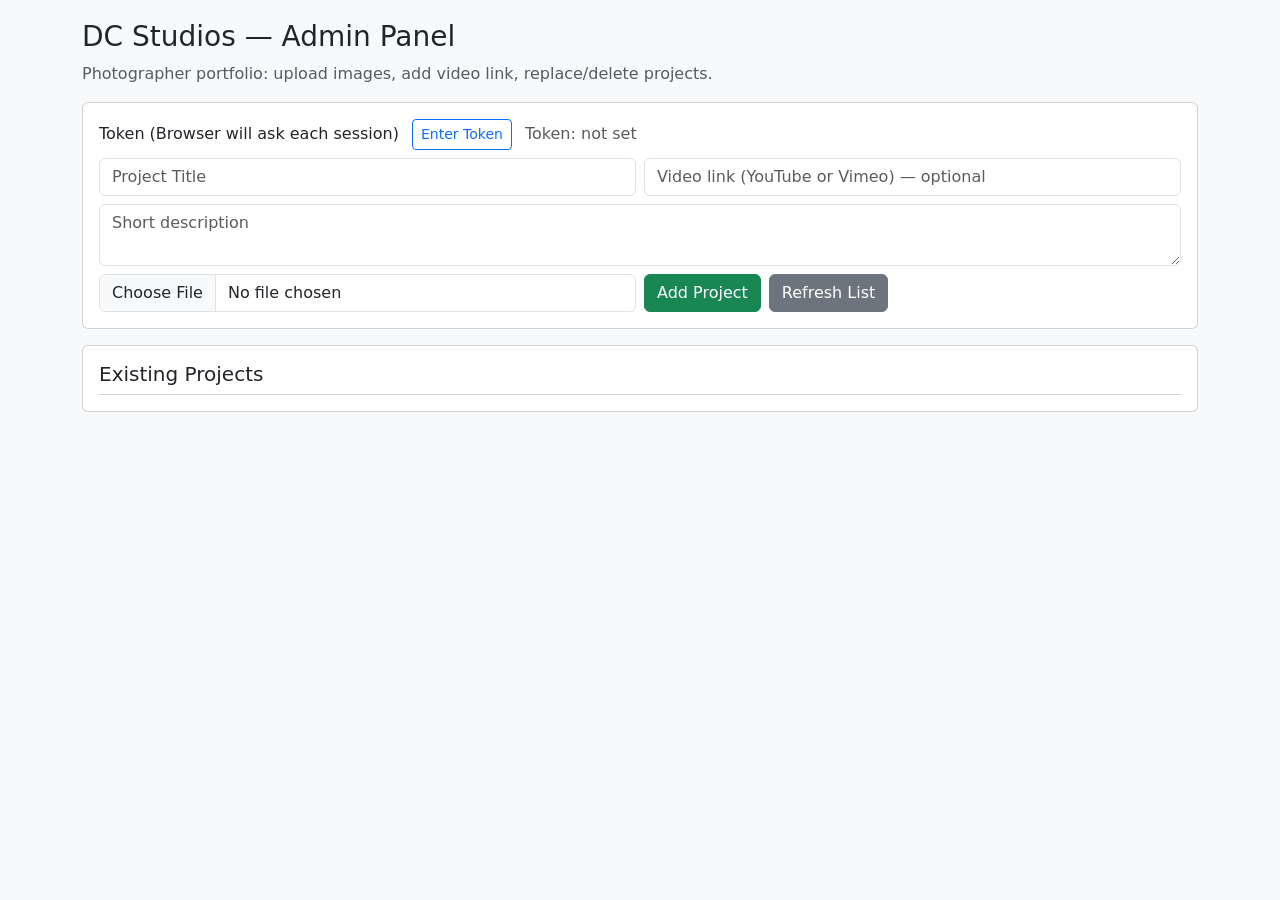
<file: admin/index.html>
<!doctype html>
<html>
<head>
  <meta charset="utf-8" />
  <title>DC Studios — Admin</title>
  <meta name="viewport" content="width=device-width,initial-scale=1" />
  <link href="https://cdn.jsdelivr.net/npm/bootstrap@5.3.2/dist/css/bootstrap.min.css" rel="stylesheet">
  <style>
    body{padding:20px; background:#f8f9fa}
    .card-preview img{max-width:150px; max-height:120px; object-fit:cover}
  </style>
</head>
<body>
  <div class="container">
    <h3>DC Studios — Admin Panel</h3>
    <p class="text-muted">Photographer portfolio: upload images, add video link, replace/delete projects.</p>

    <div class="card p-3 mb-3">
      <div class="mb-2">
        <label>Token (Browser will ask each session)</label>
        <button id="enterTokenBtn" class="btn btn-sm btn-outline-primary ms-2">Enter Token</button>
        <span id="tokenStatus" class="ms-2 text-muted">Token: not set</span>
      </div>

      <div class="row g-2">
        <div class="col-md-6">
          <input id="title" class="form-control" placeholder="Project Title" />
        </div>
        <div class="col-md-6">
          <input id="video" class="form-control" placeholder="Video link (YouTube or Vimeo) — optional" />
        </div>
        <div class="col-12">
          <textarea id="desc" class="form-control" rows="2" placeholder="Short description"></textarea>
        </div>
        <div class="col-md-6">
          <input id="thumb" type="file" accept="image/*" class="form-control" />
        </div>
        <div class="col-md-6 d-flex align-items-center">
          <button id="addBtn" class="btn btn-success me-2">Add Project</button>
          <button id="refreshBtn" class="btn btn-secondary">Refresh List</button>
        </div>
      </div>
    </div>

    <div class="card p-3 mb-3">
      <h5>Existing Projects</h5>
      <div id="projectsList" class="list-group"></div>
    </div>

    <div id="log" class="mt-3"></div>
  </div>

  <script src="admin.js"></script>
</body>
</html>
</file>
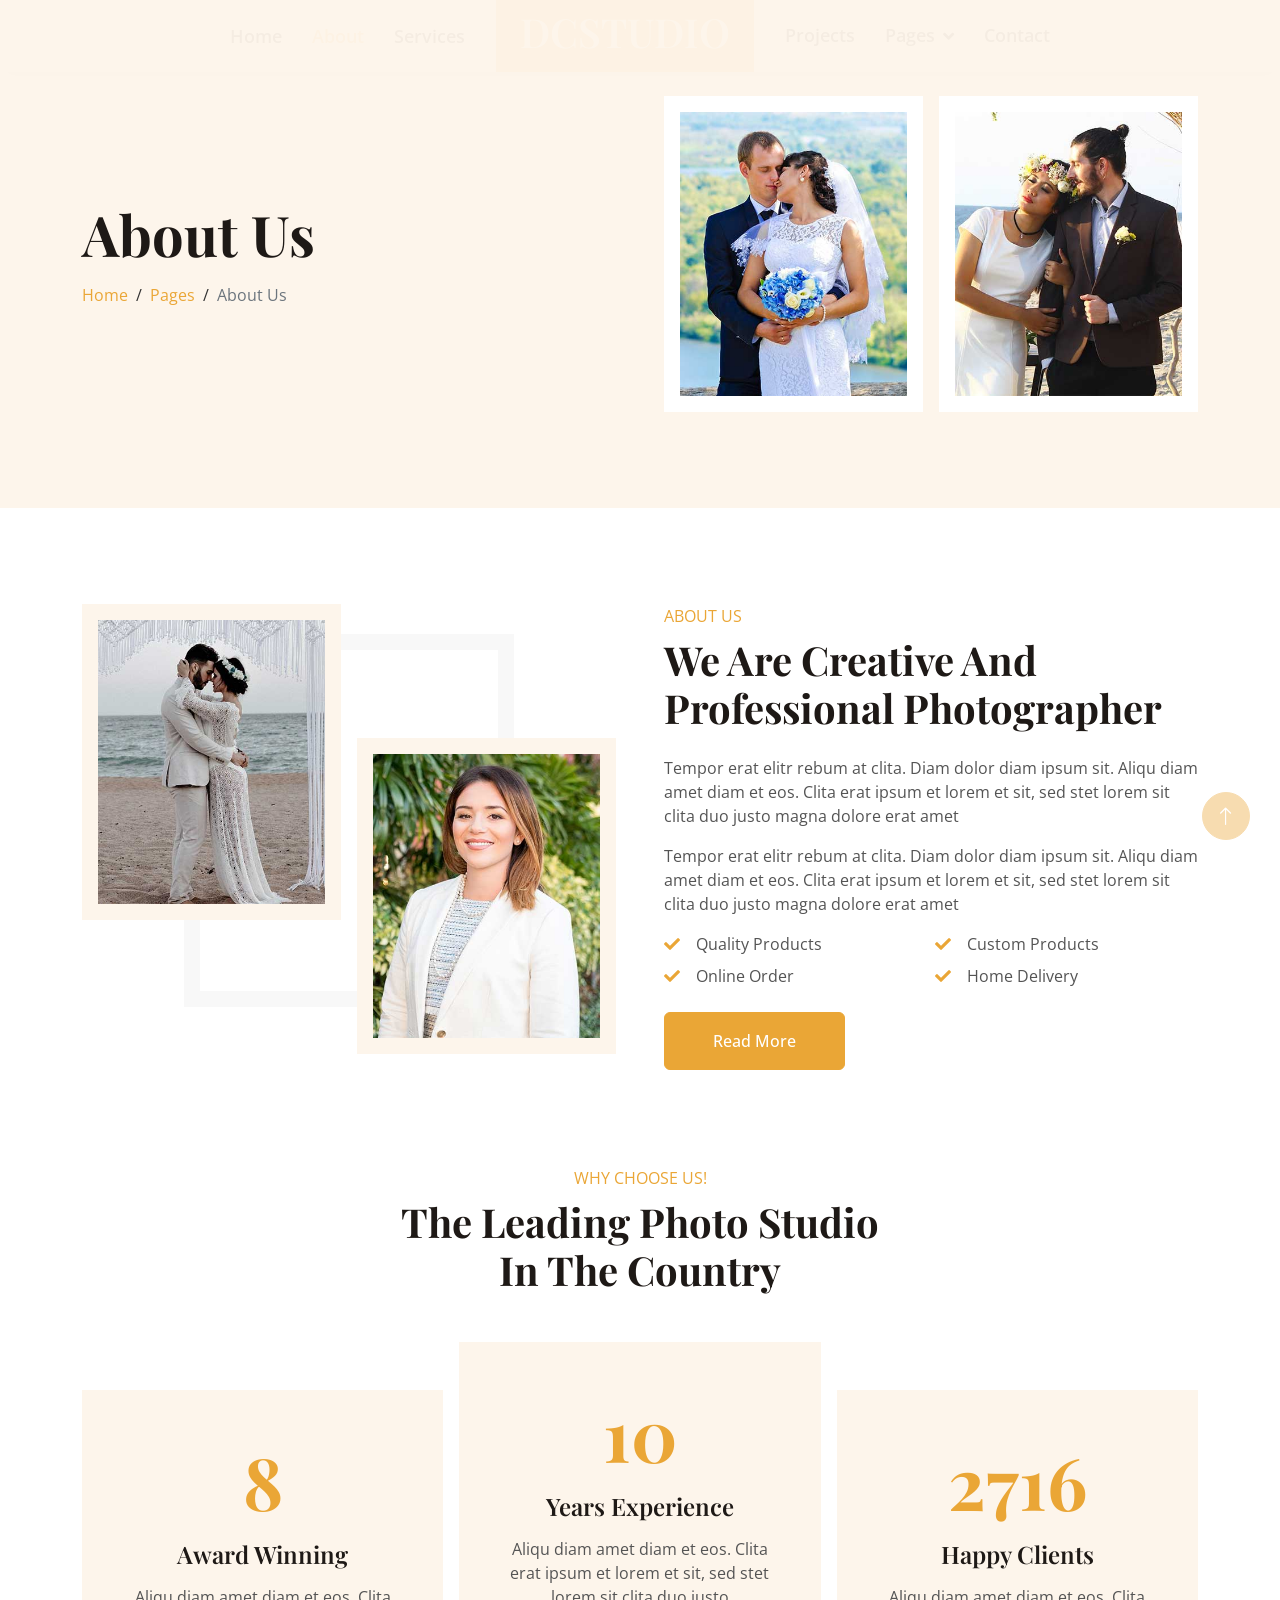
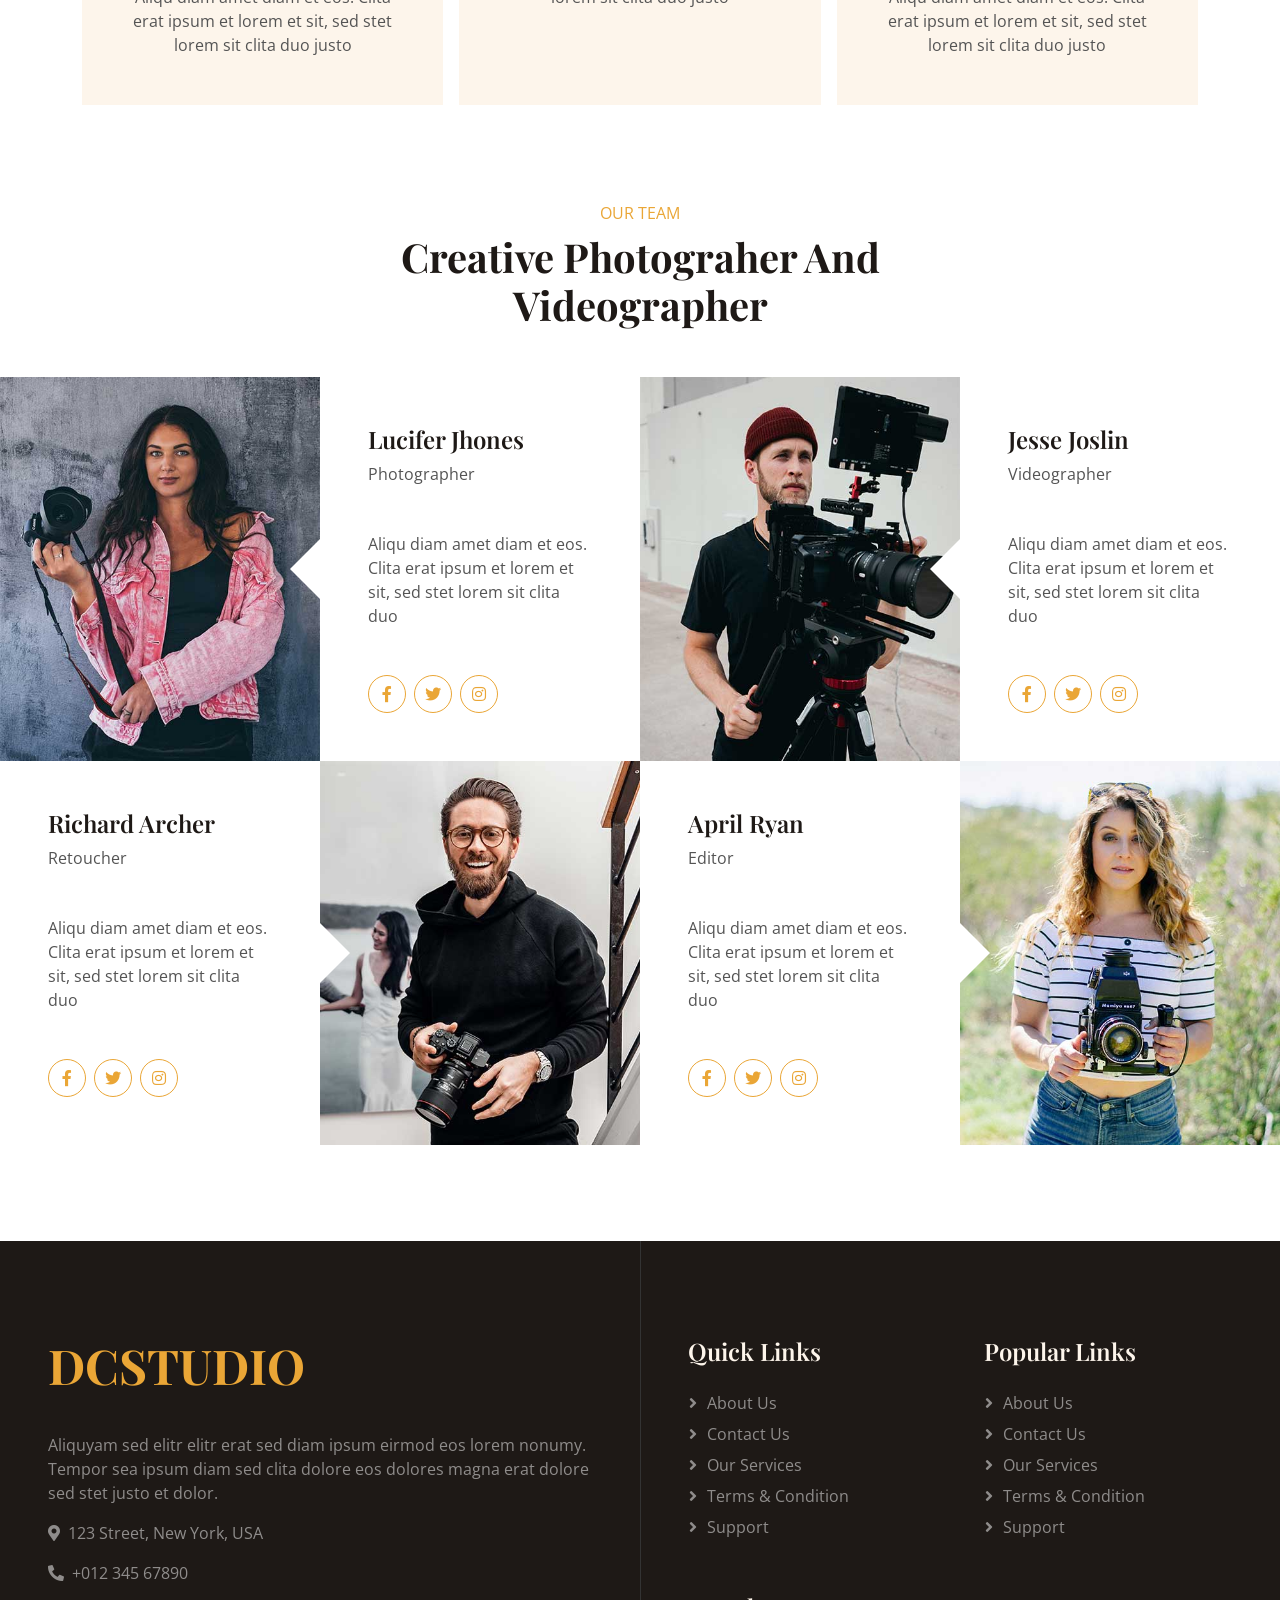
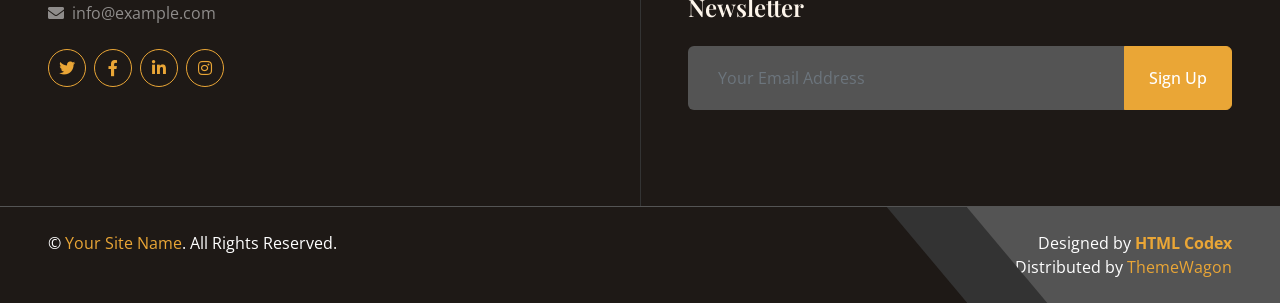
<file: about.html>
<!DOCTYPE html>
<html lang="en">

<head>
    <meta charset="utf-8">
    <title>DCSTUDIO - Photo Studio Website Template</title>
    <meta content="width=device-width, initial-scale=1.0" name="viewport">
    <meta content="" name="keywords">
    <meta content="" name="description">

    <!-- Favicon -->
    <link href="img/favicon.ico" rel="icon">

    <!-- Google Web Fonts -->
    <link rel="preconnect" href="https://fonts.googleapis.com">
    <link rel="preconnect" href="https://fonts.gstatic.com" crossorigin>
    <link href="https://fonts.googleapis.com/css2?family=Open+Sans:wght@400;500;600&family=Playfair+Display:wght@500;600;700&display=swap" rel="stylesheet"> 

    <!-- Icon Font Stylesheet -->
    <link href="https://cdnjs.cloudflare.com/ajax/libs/font-awesome/5.10.0/css/all.min.css" rel="stylesheet">
    <link href="https://cdn.jsdelivr.net/npm/bootstrap-icons@1.4.1/font/bootstrap-icons.css" rel="stylesheet">

    <!-- Libraries Stylesheet -->
    <link href="lib/animate/animate.min.css" rel="stylesheet">
    <link href="lib/owlcarousel/assets/owl.carousel.min.css" rel="stylesheet">
    <link href="lib/lightbox/css/lightbox.min.css" rel="stylesheet">

    <!-- Customized Bootstrap Stylesheet -->
    <link href="css/bootstrap.min.css" rel="stylesheet">

    <!-- Template Stylesheet -->
    <link href="css/style.css" rel="stylesheet">
</head>

<body>
    <!-- Spinner Start -->
    <div id="spinner" class="show bg-white position-fixed translate-middle w-100 vh-100 top-50 start-50 d-flex align-items-center justify-content-center">
        <div class="spinner-grow text-primary" role="status"></div>
    </div>
    <!-- Spinner End -->


    <!-- Navbar Start -->
    <nav class="navbar navbar-expand-lg bg-white navbar-light fixed-top shadow py-lg-0 px-4 px-lg-5 wow fadeIn" data-wow-delay="0.1s">
        <a href="index.html" class="navbar-brand d-block d-lg-none">
            <h1 class="text-primary">DCSTUDIO</h1>
        </a>
        <button type="button" class="navbar-toggler" data-bs-toggle="collapse" data-bs-target="#navbarCollapse">
            <span class="navbar-toggler-icon"></span>
        </button>
        <div class="collapse navbar-collapse justify-content-between py-4 py-lg-0" id="navbarCollapse">
            <div class="navbar-nav ms-auto py-0">
                <a href="index.html" class="nav-item nav-link">Home</a>
                <a href="about.html" class="nav-item nav-link active">About</a>
                <a href="service.html" class="nav-item nav-link">Services</a>
            </div>
            <a href="index.html" class="navbar-brand bg-primary py-2 px-4 mx-3 d-none d-lg-block">
                <h1 class="text-white">DCSTUDIO</h1>
            </a>
            <div class="navbar-nav me-auto py-0">
                <a href="project.html" class="nav-item nav-link">Projects</a>
                <div class="nav-item dropdown">
                    <a href="#" class="nav-link dropdown-toggle" data-bs-toggle="dropdown">Pages</a>
                    <div class="dropdown-menu rounded-0 shadow-sm border-0 m-0">
                        <a href="feature.html" class="dropdown-item">Features</a>
                        <a href="team.html" class="dropdown-item">Our Team</a>
                        <a href="testimonial.html" class="dropdown-item">Testimonial</a>
                        <a href="404.html" class="dropdown-item">404 Page</a>
                    </div>
                </div>
                <a href="contact.html" class="nav-item nav-link">Contact</a>
            </div>
        </div>
    </nav>
    <!-- Navbar End -->


    <!-- Header Start -->
    <div class="container-fluid hero-header bg-light py-5 mb-5">
        <div class="container py-5">
            <div class="row g-5 align-items-center">
                <div class="col-lg-6">
                    <h1 class="display-4 mb-3 animated slideInDown">About Us</h1>
                    <nav aria-label="breadcrumb animated slideInDown">
                        <ol class="breadcrumb mb-0">
                            <li class="breadcrumb-item"><a href="#">Home</a></li>
                            <li class="breadcrumb-item"><a href="#">Pages</a></li>
                            <li class="breadcrumb-item active" aria-current="page">About Us</li>
                        </ol>
                    </nav>
                </div>
                <div class="col-lg-6 animated fadeIn">
                    <div class="row g-3">
                        <div class="col-6 text-end">
                            <img class="img-fluid bg-white p-3 w-100" src="img/hero-1.jpg" alt="">
                        </div>
                        <div class="col-6">
                            <img class="img-fluid bg-white p-3 w-100" src="img/hero-2.jpg" alt="">
                        </div>
                    </div>
                </div>
            </div>
        </div>
    </div>
    <!-- Header End -->


    <!-- About Start -->
    <div class="container-xxl py-5">
        <div class="container">
            <div class="row g-5">
                <div class="col-lg-6 wow fadeInUp" data-wow-delay="0.1s">
                    <div class="row g-3 img-twice position-relative h-100">
                        <div class="col-6">
                            <img class="img-fluid bg-light p-3" src="img/about-1.jpg" alt="">
                        </div>
                        <div class="col-6 align-self-end">
                            <img class="img-fluid bg-light p-3" src="img/about-2.jpg" alt="">
                        </div>
                    </div>
                </div>
                <div class="col-lg-6 wow fadeInUp" data-wow-delay="0.5s">
                    <div class="h-100">
                        <p class="text-primary text-uppercase mb-2">About Us</p>
                        <h1 class="display-6 mb-4">We Are Creative And Professional Photographer</h1>
                        <p>Tempor erat elitr rebum at clita. Diam dolor diam ipsum sit. Aliqu diam amet diam et eos. Clita erat ipsum et lorem et sit, sed stet lorem sit clita duo justo magna dolore erat amet</p>
                        <p>Tempor erat elitr rebum at clita. Diam dolor diam ipsum sit. Aliqu diam amet diam et eos. Clita erat ipsum et lorem et sit, sed stet lorem sit clita duo justo magna dolore erat amet</p>
                        <div class="row g-2 mb-4">
                            <div class="col-sm-6">
                                <i class="fa fa-check text-primary me-3"></i>Quality Products
                            </div>
                            <div class="col-sm-6">
                                <i class="fa fa-check text-primary me-3"></i>Custom Products
                            </div>
                            <div class="col-sm-6">
                                <i class="fa fa-check text-primary me-3"></i>Online Order
                            </div>
                            <div class="col-sm-6">
                                <i class="fa fa-check text-primary me-3"></i>Home Delivery
                            </div>
                        </div>
                        <a class="btn btn-primary py-3 px-5" href="">Read More</a>
                    </div>
                </div>
            </div>
        </div>
    </div>
    <!-- About End -->


    <!-- Facts Start -->
    <div class="container-xxl py-5">
        <div class="container">
            <div class="text-center mx-auto wow fadeInUp" data-wow-delay="0.1s" style="max-width: 500px;">
                <p class="text-primary text-uppercase mb-2">Why Choose Us!</p>
                <h1 class="display-6 mb-5">The Leading Photo Studio In The Country</h1>
            </div>
            <div class="row g-3">
                <div class="col-lg-4 col-md-6 pt-lg-5 wow fadeInUp" data-wow-delay="0.1s">
                    <div class="fact-item bg-light text-center h-100 p-5">
                        <h1 class="display-2 text-primary mb-3" data-toggle="counter-up">35</h1>
                        <h4 class="mb-3">Award Winning</h4>
                        <span>Aliqu diam amet diam et eos. Clita erat ipsum et lorem et sit, sed stet lorem sit clita duo justo</span>
                    </div>
                </div>
                <div class="col-lg-4 col-md-6 wow fadeInUp" data-wow-delay="0.3s">
                    <div class="fact-item bg-light text-center h-100 p-5">
                        <h1 class="display-2 text-primary mb-3" data-toggle="counter-up">45</h1>
                        <h4 class="mb-3">Years Experience</h4>
                        <span>Aliqu diam amet diam et eos. Clita erat ipsum et lorem et sit, sed stet lorem sit clita duo justo</span>
                    </div>
                </div>
                <div class="col-lg-4 col-md-6 pt-lg-5 wow fadeInUp" data-wow-delay="0.5s">
                    <div class="fact-item bg-light text-center h-100 p-5">
                        <h1 class="display-2 text-primary mb-3" data-toggle="counter-up">12345</h1>
                        <h4 class="mb-3">Happy Clients</h4>
                        <span>Aliqu diam amet diam et eos. Clita erat ipsum et lorem et sit, sed stet lorem sit clita duo justo</span>
                    </div>
                </div>
            </div>
        </div>
    </div>
    <!-- Facts End -->


    <!-- Team Start -->
    <div class="container-xxl px-0 py-5">
        <div class="text-center mx-auto mb-5 wow fadeInUp" data-wow-delay="0.1s" style="max-width: 500px;">
            <p class="text-primary text-uppercase mb-2">Our Team</p>
            <h1 class="display-6 mb-0">Creative Photograher And Videographer</h1>
        </div>
        <div class="row g-0">
            <div class="col-lg-6 wow fadeIn" data-wow-delay="0.1s">
                <div class="row g-0 flex-sm-row">
                    <div class="col-sm-6">
                        <div class="team-img position-relative">
                            <img class="img-fluid" src="img/team-1.jpg" alt="">
                        </div>
                    </div>
                    <div class="col-sm-6">
                        <div class="h-100 p-5 d-flex flex-column justify-content-between">
                            <div class="mb-3">
                                <h4>Lucifer Jhones</h4>
                                <span>Photographer</span>
                            </div>
                            <p>Aliqu diam amet diam et eos. Clita erat ipsum et lorem et sit, sed stet lorem sit clita duo</p>
                            <div class="d-flex">
                                <a class="btn btn-square btn-outline-primary rounded-circle me-2" href=""><i class="fab fa-facebook-f"></i></a>
                                <a class="btn btn-square btn-outline-primary rounded-circle me-2" href=""><i class="fab fa-twitter"></i></a>
                                <a class="btn btn-square btn-outline-primary rounded-circle me-2" href=""><i class="fab fa-instagram"></i></a>
                            </div>
                        </div>
                    </div>
                </div>
            </div>
            <div class="col-lg-6 wow fadeIn" data-wow-delay="0.3s">
                <div class="row g-0 flex-sm-row-reverse flex-lg-row">
                    <div class="col-sm-6">
                        <div class="team-img position-relative">
                            <img class="img-fluid" src="img/team-2.jpg" alt="">
                        </div>
                    </div>
                    <div class="col-sm-6">
                        <div class="h-100 p-5 d-flex flex-column justify-content-between">
                            <div class="mb-3">
                                <h4>Jesse Joslin</h4>
                                <span>Videographer</span>
                            </div>
                            <p>Aliqu diam amet diam et eos. Clita erat ipsum et lorem et sit, sed stet lorem sit clita duo</p>
                            <div class="d-flex">
                                <a class="btn btn-square btn-outline-primary rounded-circle me-2" href=""><i class="fab fa-facebook-f"></i></a>
                                <a class="btn btn-square btn-outline-primary rounded-circle me-2" href=""><i class="fab fa-twitter"></i></a>
                                <a class="btn btn-square btn-outline-primary rounded-circle me-2" href=""><i class="fab fa-instagram"></i></a>
                            </div>
                        </div>
                    </div>
                </div>
            </div>
            <div class="col-lg-6 wow fadeIn" data-wow-delay="0.1s">
                <div class="row g-0 flex-lg-row-reverse">
                    <div class="col-sm-6">
                        <div class="team-img position-relative">
                            <img class="img-fluid" src="img/team-3.jpg" alt="">
                        </div>
                    </div>
                    <div class="col-sm-6">
                        <div class="h-100 p-5 d-flex flex-column justify-content-between">
                            <div class="mb-3">
                                <h4>Richard Archer</h4>
                                <span>Retoucher</span>
                            </div>
                            <p>Aliqu diam amet diam et eos. Clita erat ipsum et lorem et sit, sed stet lorem sit clita duo</p>
                            <div class="d-flex">
                                <a class="btn btn-square btn-outline-primary rounded-circle me-2" href=""><i class="fab fa-facebook-f"></i></a>
                                <a class="btn btn-square btn-outline-primary rounded-circle me-2" href=""><i class="fab fa-twitter"></i></a>
                                <a class="btn btn-square btn-outline-primary rounded-circle me-2" href=""><i class="fab fa-instagram"></i></a>
                            </div>
                        </div>
                    </div>
                </div>
            </div>
            <div class="col-lg-6 wow fadeIn" data-wow-delay="0.3s">
                <div class="row g-0 flex-sm-row-reverse">
                    <div class="col-sm-6">
                        <div class="team-img position-relative">
                            <img class="img-fluid" src="img/team-4.jpg" alt="">
                        </div>
                    </div>
                    <div class="col-sm-6">
                        <div class="h-100 p-5 d-flex flex-column justify-content-between">
                            <div class="mb-3">
                                <h4>April Ryan</h4>
                                <span>Editor</span>
                            </div>
                            <p>Aliqu diam amet diam et eos. Clita erat ipsum et lorem et sit, sed stet lorem sit clita duo</p>
                            <div class="d-flex">
                                <a class="btn btn-square btn-outline-primary rounded-circle me-2" href=""><i class="fab fa-facebook-f"></i></a>
                                <a class="btn btn-square btn-outline-primary rounded-circle me-2" href=""><i class="fab fa-twitter"></i></a>
                                <a class="btn btn-square btn-outline-primary rounded-circle me-2" href=""><i class="fab fa-instagram"></i></a>
                            </div>
                        </div>
                    </div>
                </div>
            </div>
        </div>
    </div>
    <!-- Team End -->


    <!-- Footer Start -->
    <div class="container-fluid footer position-relative bg-dark text-white-50 mt-5 py-5 px-4 px-lg-5 wow fadeIn" data-wow-delay="0.1s">
        <div class="row g-5 py-5">
            <div class="col-lg-6 pe-lg-5">
                <a href="index.html" class="navbar-brand">
                    <h1 class="display-5 text-primary">DCSTUDIO</h1>
                </a>
                <p>Aliquyam sed elitr elitr erat sed diam ipsum eirmod eos lorem nonumy. Tempor sea ipsum diam  sed clita dolore eos dolores magna erat dolore sed stet justo et dolor.</p>
                <p><i class="fa fa-map-marker-alt me-2"></i>123 Street, New York, USA</p>
                <p><i class="fa fa-phone-alt me-2"></i>+012 345 67890</p>
                <p><i class="fa fa-envelope me-2"></i>info@example.com</p>
                <div class="d-flex justify-content-start mt-4">
                    <a class="btn btn-square btn-outline-primary rounded-circle me-2" href="#"><i class="fab fa-twitter"></i></a>
                    <a class="btn btn-square btn-outline-primary rounded-circle me-2" href="#"><i class="fab fa-facebook-f"></i></a>
                    <a class="btn btn-square btn-outline-primary rounded-circle me-2" href="#"><i class="fab fa-linkedin-in"></i></a>
                    <a class="btn btn-square btn-outline-primary rounded-circle me-2" href="#"><i class="fab fa-instagram"></i></a>
                </div>
            </div>
            <div class="col-lg-6 ps-lg-5">
                <div class="row g-5">
                    <div class="col-sm-6">
                        <h4 class="text-light mb-4">Quick Links</h4>
                        <a class="btn btn-link" href="">About Us</a>
                        <a class="btn btn-link" href="">Contact Us</a>
                        <a class="btn btn-link" href="">Our Services</a>
                        <a class="btn btn-link" href="">Terms & Condition</a>
                        <a class="btn btn-link" href="">Support</a>
                    </div>
                    <div class="col-sm-6">
                        <h4 class="text-light mb-4">Popular Links</h4>
                        <a class="btn btn-link" href="">About Us</a>
                        <a class="btn btn-link" href="">Contact Us</a>
                        <a class="btn btn-link" href="">Our Services</a>
                        <a class="btn btn-link" href="">Terms & Condition</a>
                        <a class="btn btn-link" href="">Support</a>
                    </div>
                    <div class="col-sm-12">
                        <h4 class="text-light mb-4">Newsletter</h4>
                        <div class="w-100">
                            <div class="input-group">
                                <input type="text" class="form-control border-0 bg-secondary" style="padding: 20px 30px;" placeholder="Your Email Address"><button class="btn btn-primary px-4">Sign Up</button>
                            </div>
                        </div>
                    </div>
                </div>
            </div>
        </div>
    </div>
    <!-- Footer End -->


    <!-- Copyright Start -->
    <div class="container-fluid bg-dark text-white border-top border-secondary px-0">
        <div class="d-flex flex-column flex-md-row justify-content-between">
            <div class="py-4 px-5 text-center text-md-start">
                <p class="mb-0">&copy; <a class="text-primary" href="#">Your Site Name</a>. All Rights Reserved.</p>
            </div>
            <div class="py-4 px-5 bg-secondary footer-shape position-relative text-center text-md-end">
                <!--/*** This template is free as long as you keep the footer author’s credit link/attribution link/backlink. If you'd like to use the template without the footer author’s credit link/attribution link/backlink, you can purchase the Credit Removal License from "https://htmlcodex.com/credit-removal". Thank you for your support. ***/-->
                <p class="mb-0">Designed by <a class="text-primary fw-bold" href="https://htmlcodex.com">HTML Codex</a></p>  Distributed by <a href="https://themewagon.com" target="_blank" >ThemeWagon</a>
            </div>
        </div>
    </div>
    <!-- Copyright End -->


    <!-- Back to Top -->
    <a href="#" class="btn btn-lg btn-primary btn-lg-square rounded-circle back-to-top"><i class="bi bi-arrow-up"></i></a>


    <!-- JavaScript Libraries -->
    <script src="https://code.jquery.com/jquery-3.4.1.min.js"></script>
    <script src="https://cdn.jsdelivr.net/npm/bootstrap@5.0.0/dist/js/bootstrap.bundle.min.js"></script>
    <script src="lib/wow/wow.min.js"></script>
    <script src="lib/easing/easing.min.js"></script>
    <script src="lib/waypoints/waypoints.min.js"></script>
    <script src="lib/counterup/counterup.min.js"></script>
    <script src="lib/owlcarousel/owl.carousel.min.js"></script>
    <script src="lib/lightbox/js/lightbox.min.js"></script>

    <!-- Template Javascript -->
    <script src="js/main.js"></script>
</body>

</html>
</file>
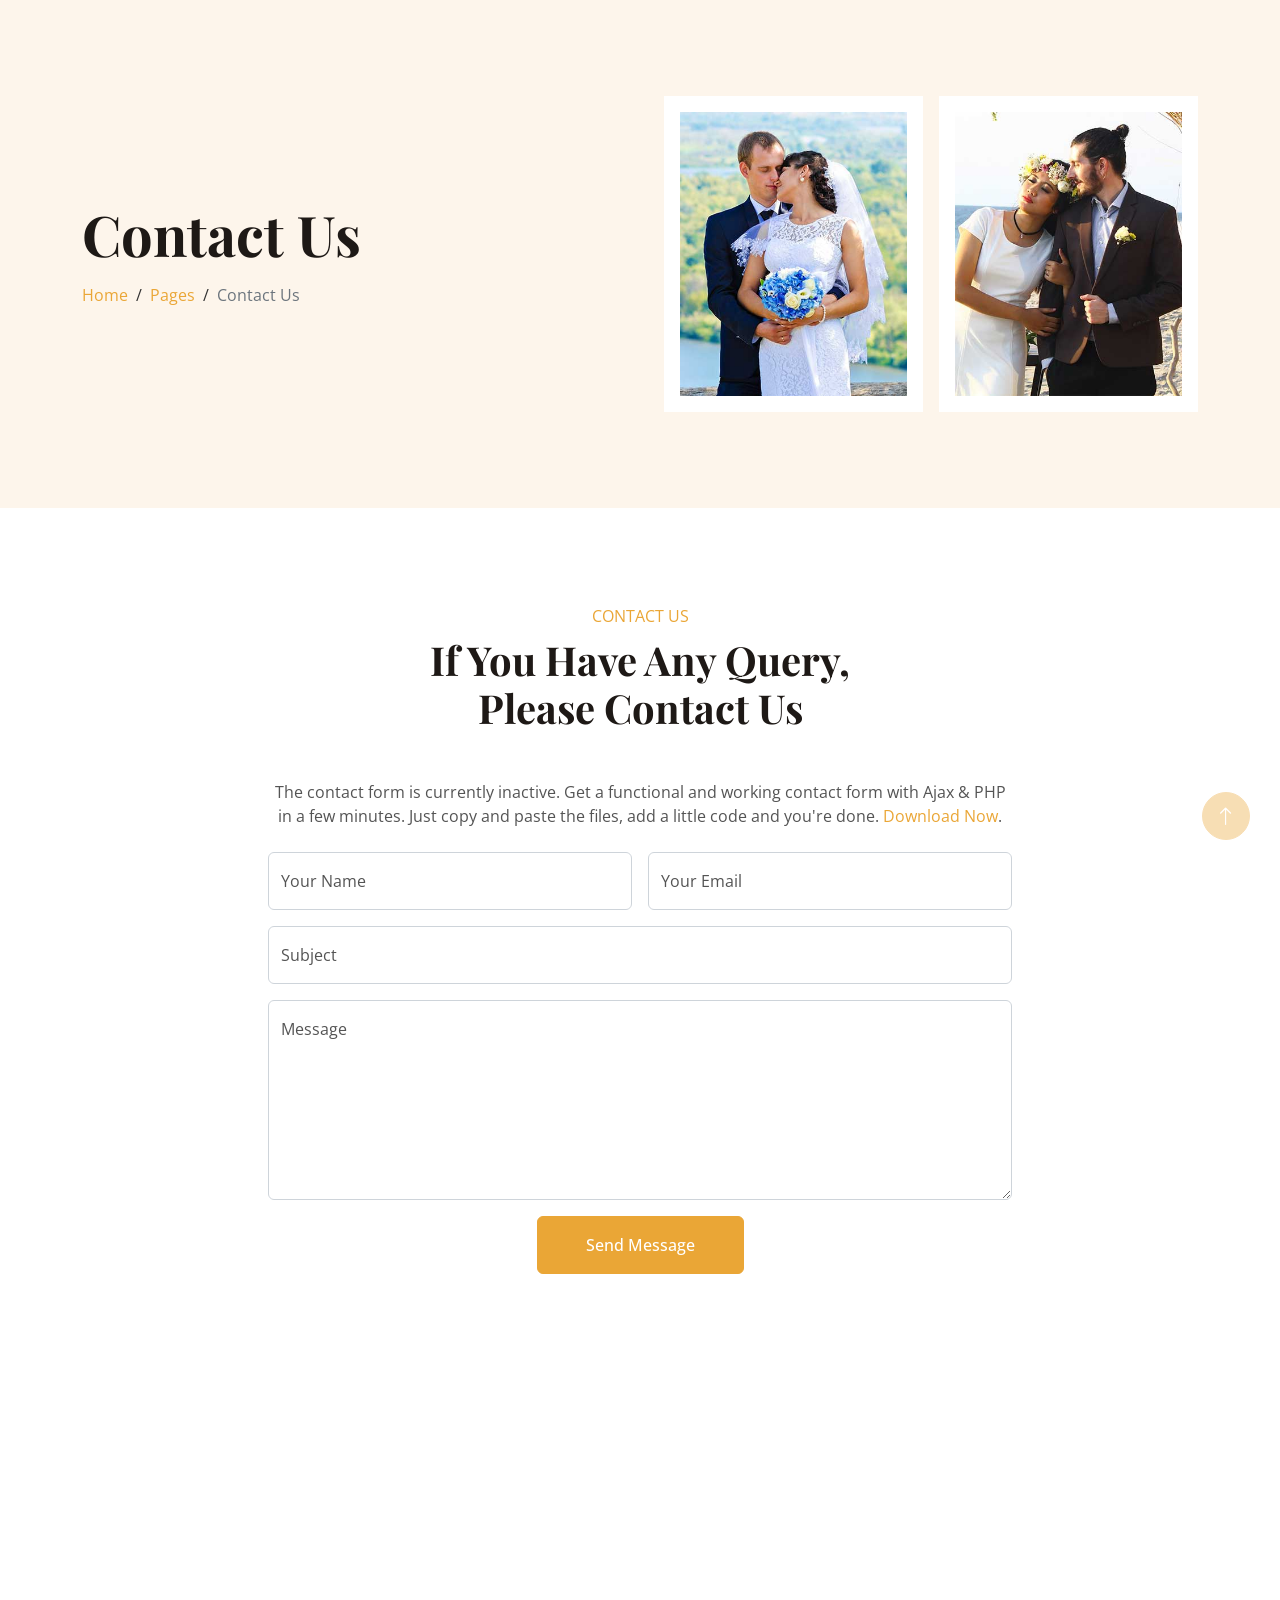
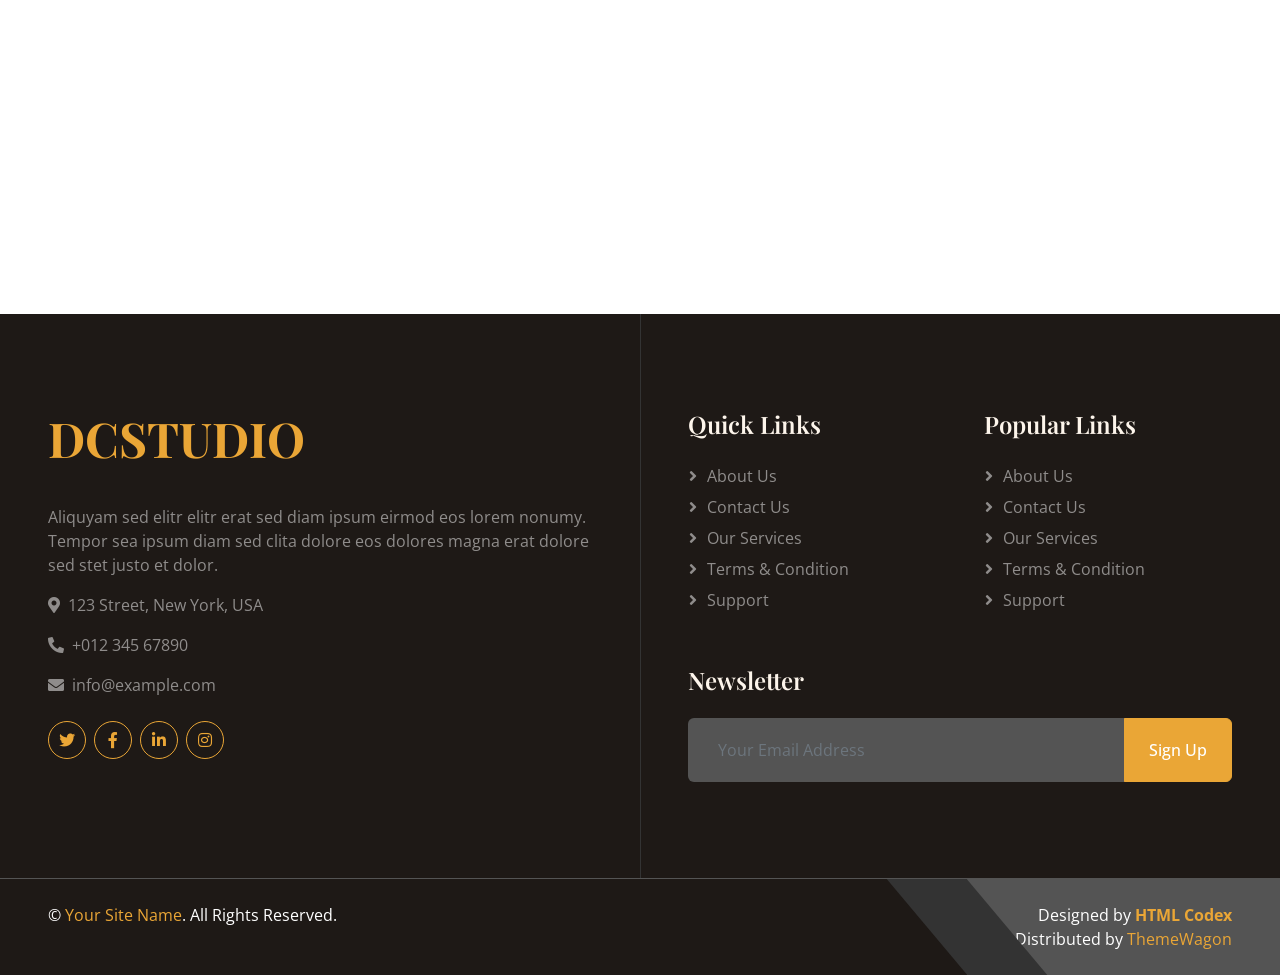
<file: contact.html>
<!DOCTYPE html>
<html lang="en">

<head>
    <meta charset="utf-8">
    <title>DCSTUDIO - Photo Studio Website Template</title>
    <meta content="width=device-width, initial-scale=1.0" name="viewport">
    <meta content="" name="keywords">
    <meta content="" name="description">

    <!-- Favicon -->
    <link href="img/favicon.ico" rel="icon">

    <!-- Google Web Fonts -->
    <link rel="preconnect" href="https://fonts.googleapis.com">
    <link rel="preconnect" href="https://fonts.gstatic.com" crossorigin>
    <link href="https://fonts.googleapis.com/css2?family=Open+Sans:wght@400;500;600&family=Playfair+Display:wght@500;600;700&display=swap" rel="stylesheet"> 

    <!-- Icon Font Stylesheet -->
    <link href="https://cdnjs.cloudflare.com/ajax/libs/font-awesome/5.10.0/css/all.min.css" rel="stylesheet">
    <link href="https://cdn.jsdelivr.net/npm/bootstrap-icons@1.4.1/font/bootstrap-icons.css" rel="stylesheet">

    <!-- Libraries Stylesheet -->
    <link href="lib/animate/animate.min.css" rel="stylesheet">
    <link href="lib/owlcarousel/assets/owl.carousel.min.css" rel="stylesheet">
    <link href="lib/lightbox/css/lightbox.min.css" rel="stylesheet">

    <!-- Customized Bootstrap Stylesheet -->
    <link href="css/bootstrap.min.css" rel="stylesheet">

    <!-- Template Stylesheet -->
    <link href="css/style.css" rel="stylesheet">
</head>

<body>
    <!-- Spinner Start -->
    <div id="spinner" class="show bg-white position-fixed translate-middle w-100 vh-100 top-50 start-50 d-flex align-items-center justify-content-center">
        <div class="spinner-grow text-primary" role="status"></div>
    </div>
    <!-- Spinner End -->


    <!-- Navbar Start -->
    <nav class="navbar navbar-expand-lg bg-white navbar-light fixed-top shadow py-lg-0 px-4 px-lg-5 wow fadeIn" data-wow-delay="0.1s">
        <a href="index.html" class="navbar-brand d-block d-lg-none">
            <h1 class="text-primary">DCSTUDIO</h1>
        </a>
        <button type="button" class="navbar-toggler" data-bs-toggle="collapse" data-bs-target="#navbarCollapse">
            <span class="navbar-toggler-icon"></span>
        </button>
        <div class="collapse navbar-collapse justify-content-between py-4 py-lg-0" id="navbarCollapse">
            <div class="navbar-nav ms-auto py-0">
                <a href="index.html" class="nav-item nav-link">Home</a>
                <a href="about.html" class="nav-item nav-link">About</a>
                <a href="service.html" class="nav-item nav-link">Services</a>
            </div>
            <a href="index.html" class="navbar-brand bg-primary py-2 px-4 mx-3 d-none d-lg-block">
                <h1 class="text-white">DCSTUDIO</h1>
            </a>
            <div class="navbar-nav me-auto py-0">
                <a href="project.html" class="nav-item nav-link">Projects</a>
                <div class="nav-item dropdown">
                    <a href="#" class="nav-link dropdown-toggle" data-bs-toggle="dropdown">Pages</a>
                    <div class="dropdown-menu rounded-0 shadow-sm border-0 m-0">
                        <a href="feature.html" class="dropdown-item">Features</a>
                        <a href="team.html" class="dropdown-item">Our Team</a>
                        <a href="testimonial.html" class="dropdown-item">Testimonial</a>
                        <a href="404.html" class="dropdown-item">404 Page</a>
                    </div>
                </div>
                <a href="contact.html" class="nav-item nav-link active">Contact</a>
            </div>
        </div>
    </nav>
    <!-- Navbar End -->


    <!-- Header Start -->
    <div class="container-fluid hero-header bg-light py-5 mb-5">
        <div class="container py-5">
            <div class="row g-5 align-items-center">
                <div class="col-lg-6">
                    <h1 class="display-4 mb-3 animated slideInDown">Contact Us</h1>
                    <nav aria-label="breadcrumb animated slideInDown">
                        <ol class="breadcrumb mb-0">
                            <li class="breadcrumb-item"><a href="#">Home</a></li>
                            <li class="breadcrumb-item"><a href="#">Pages</a></li>
                            <li class="breadcrumb-item active" aria-current="page">Contact Us</li>
                        </ol>
                    </nav>
                </div>
                <div class="col-lg-6 animated fadeIn">
                    <div class="row g-3">
                        <div class="col-6 text-end">
                            <img class="img-fluid bg-white p-3 w-100" src="img/hero-1.jpg" alt="">
                        </div>
                        <div class="col-6">
                            <img class="img-fluid bg-white p-3 w-100" src="img/hero-2.jpg" alt="">
                        </div>
                    </div>
                </div>
            </div>
        </div>
    </div>
    <!-- Header End -->


    <!-- Contact Start -->
    <div class="container-xxl py-5">
        <div class="container">
            <div class="text-center mx-auto wow fadeInUp" data-wow-delay="0.1s" style="max-width: 500px;">
                <p class="text-primary text-uppercase mb-2">Contact Us</p>
                <h1 class="display-6 mb-5">If You Have Any Query, Please Contact Us</h1>
            </div>
            <div class="row g-0 justify-content-center">
                <div class="col-lg-8 wow fadeInUp" data-wow-delay="0.1s">
                    <p class="text-center mb-4">The contact form is currently inactive. Get a functional and working contact form with Ajax & PHP in a few minutes. Just copy and paste the files, add a little code and you're done. <a href="https://htmlcodex.com/contact-form">Download Now</a>.</p>
                    <form>
                        <div class="row g-3">
                            <div class="col-md-6">
                                <div class="form-floating">
                                    <input type="text" class="form-control" id="name" placeholder="Your Name">
                                    <label for="name">Your Name</label>
                                </div>
                            </div>
                            <div class="col-md-6">
                                <div class="form-floating">
                                    <input type="email" class="form-control" id="email" placeholder="Your Email">
                                    <label for="email">Your Email</label>
                                </div>
                            </div>
                            <div class="col-12">
                                <div class="form-floating">
                                    <input type="text" class="form-control" id="subject" placeholder="Subject">
                                    <label for="subject">Subject</label>
                                </div>
                            </div>
                            <div class="col-12">
                                <div class="form-floating">
                                    <textarea class="form-control" placeholder="Leave a message here" id="message" style="height: 200px"></textarea>
                                    <label for="message">Message</label>
                                </div>
                            </div>
                            <div class="col-12 text-center">
                                <button class="btn btn-primary py-3 px-5" type="submit">Send Message</button>
                            </div>
                        </div>
                    </form>
                </div>
            </div>
        </div>
    </div>
    <!-- Contact End -->


    <!-- Google Map Start -->
    <div class="container-xxl py-5 px-0 wow fadeInUp" data-wow-delay="0.1s">
        <iframe class="w-100 mb-n2" style="height: 450px;"
            src="https://www.google.com/maps/embed?pb=!1m18!1m12!1m3!1d3001156.4288297426!2d-78.01371936852176!3d42.72876761954724!2m3!1f0!2f0!3f0!3m2!1i1024!2i768!4f13.1!3m3!1m2!1s0x4ccc4bf0f123a5a9%3A0xddcfc6c1de189567!2sNew%20York%2C%20USA!5e0!3m2!1sen!2sbd!4v1603794290143!5m2!1sen!2sbd"
            frameborder="0" allowfullscreen="" aria-hidden="false" tabindex="0"></iframe>
    </div>
    <!-- Google Map End -->


    <!-- Footer Start -->
    <div class="container-fluid footer position-relative bg-dark text-white-50 mt-5 py-5 px-4 px-lg-5 wow fadeIn" data-wow-delay="0.1s">
        <div class="row g-5 py-5">
            <div class="col-lg-6 pe-lg-5">
                <a href="index.html" class="navbar-brand">
                    <h1 class="display-5 text-primary">DCSTUDIO</h1>
                </a>
                <p>Aliquyam sed elitr elitr erat sed diam ipsum eirmod eos lorem nonumy. Tempor sea ipsum diam  sed clita dolore eos dolores magna erat dolore sed stet justo et dolor.</p>
                <p><i class="fa fa-map-marker-alt me-2"></i>123 Street, New York, USA</p>
                <p><i class="fa fa-phone-alt me-2"></i>+012 345 67890</p>
                <p><i class="fa fa-envelope me-2"></i>info@example.com</p>
                <div class="d-flex justify-content-start mt-4">
                    <a class="btn btn-square btn-outline-primary rounded-circle me-2" href="#"><i class="fab fa-twitter"></i></a>
                    <a class="btn btn-square btn-outline-primary rounded-circle me-2" href="#"><i class="fab fa-facebook-f"></i></a>
                    <a class="btn btn-square btn-outline-primary rounded-circle me-2" href="#"><i class="fab fa-linkedin-in"></i></a>
                    <a class="btn btn-square btn-outline-primary rounded-circle me-2" href="#"><i class="fab fa-instagram"></i></a>
                </div>
            </div>
            <div class="col-lg-6 ps-lg-5">
                <div class="row g-5">
                    <div class="col-sm-6">
                        <h4 class="text-light mb-4">Quick Links</h4>
                        <a class="btn btn-link" href="">About Us</a>
                        <a class="btn btn-link" href="">Contact Us</a>
                        <a class="btn btn-link" href="">Our Services</a>
                        <a class="btn btn-link" href="">Terms & Condition</a>
                        <a class="btn btn-link" href="">Support</a>
                    </div>
                    <div class="col-sm-6">
                        <h4 class="text-light mb-4">Popular Links</h4>
                        <a class="btn btn-link" href="">About Us</a>
                        <a class="btn btn-link" href="">Contact Us</a>
                        <a class="btn btn-link" href="">Our Services</a>
                        <a class="btn btn-link" href="">Terms & Condition</a>
                        <a class="btn btn-link" href="">Support</a>
                    </div>
                    <div class="col-sm-12">
                        <h4 class="text-light mb-4">Newsletter</h4>
                        <div class="w-100">
                            <div class="input-group">
                                <input type="text" class="form-control border-0 bg-secondary" style="padding: 20px 30px;" placeholder="Your Email Address"><button class="btn btn-primary px-4">Sign Up</button>
                            </div>
                        </div>
                    </div>
                </div>
            </div>
        </div>
    </div>
    <!-- Footer End -->


    <!-- Copyright Start -->
    <div class="container-fluid bg-dark text-white border-top border-secondary px-0">
        <div class="d-flex flex-column flex-md-row justify-content-between">
            <div class="py-4 px-5 text-center text-md-start">
                <p class="mb-0">&copy; <a class="text-primary" href="#">Your Site Name</a>. All Rights Reserved.</p>
            </div>
            <div class="py-4 px-5 bg-secondary footer-shape position-relative text-center text-md-end">
                <!--/*** This template is free as long as you keep the footer author’s credit link/attribution link/backlink. If you'd like to use the template without the footer author’s credit link/attribution link/backlink, you can purchase the Credit Removal License from "https://htmlcodex.com/credit-removal". Thank you for your support. ***/-->
                <p class="mb-0">Designed by <a class="text-primary fw-bold" href="https://htmlcodex.com">HTML Codex</a></p>  Distributed by <a href="https://themewagon.com" target="_blank" >ThemeWagon</a>
            </div>
        </div>
    </div>
    <!-- Copyright End -->


    <!-- Back to Top -->
    <a href="#" class="btn btn-lg btn-primary btn-lg-square rounded-circle back-to-top"><i class="bi bi-arrow-up"></i></a>


    <!-- JavaScript Libraries -->
    <script src="https://code.jquery.com/jquery-3.4.1.min.js"></script>
    <script src="https://cdn.jsdelivr.net/npm/bootstrap@5.0.0/dist/js/bootstrap.bundle.min.js"></script>
    <script src="lib/wow/wow.min.js"></script>
    <script src="lib/easing/easing.min.js"></script>
    <script src="lib/waypoints/waypoints.min.js"></script>
    <script src="lib/counterup/counterup.min.js"></script>
    <script src="lib/owlcarousel/owl.carousel.min.js"></script>
    <script src="lib/lightbox/js/lightbox.min.js"></script>

    <!-- Template Javascript -->
    <script src="js/main.js"></script>
</body>

</html>
</file>
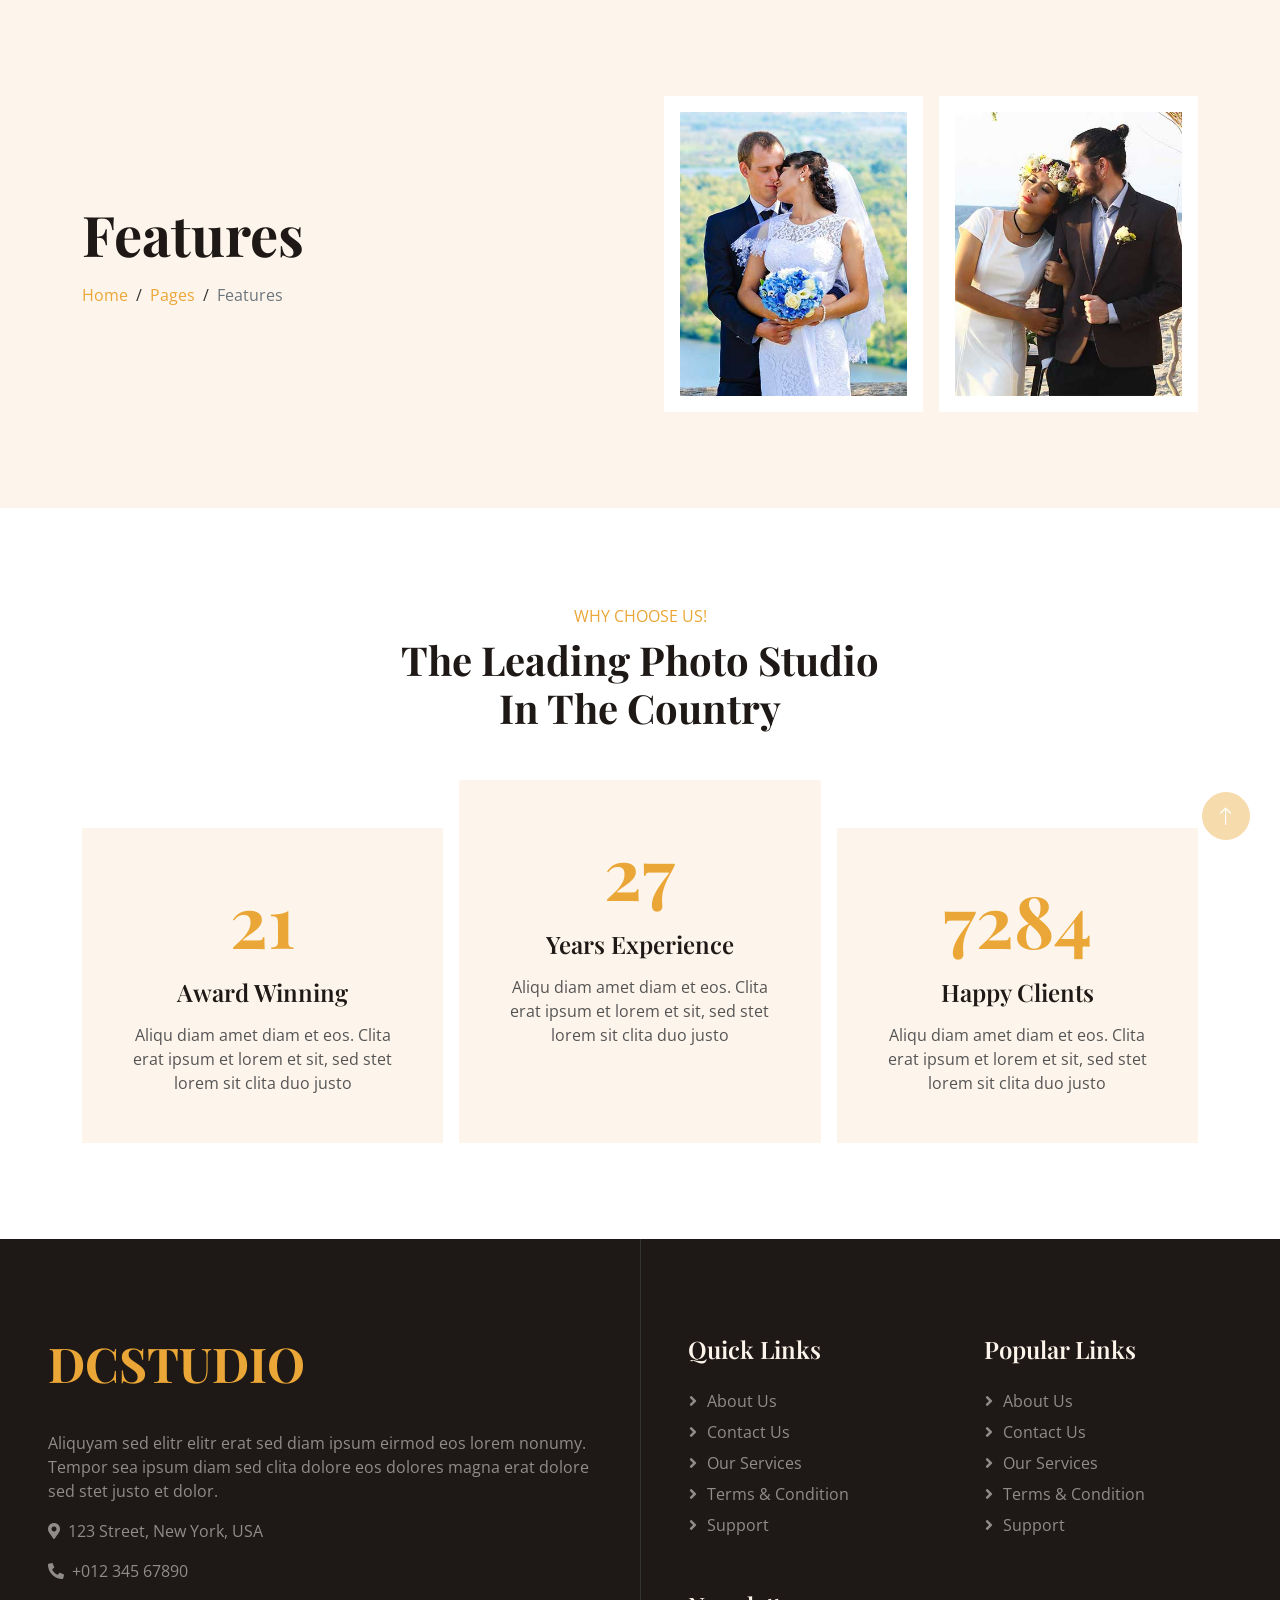
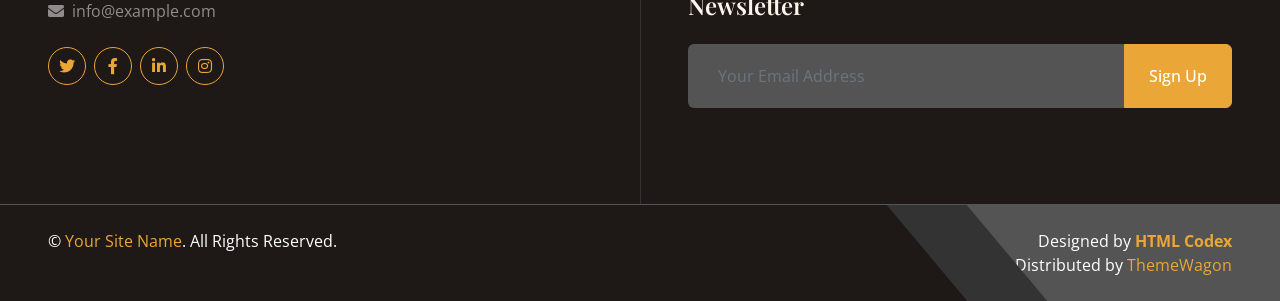
<file: feature.html>
<!DOCTYPE html>
<html lang="en">

<head>
    <meta charset="utf-8">
    <title>DCSTUDIO - Photo Studio Website Template</title>
    <meta content="width=device-width, initial-scale=1.0" name="viewport">
    <meta content="" name="keywords">
    <meta content="" name="description">

    <!-- Favicon -->
    <link href="img/favicon.ico" rel="icon">

    <!-- Google Web Fonts -->
    <link rel="preconnect" href="https://fonts.googleapis.com">
    <link rel="preconnect" href="https://fonts.gstatic.com" crossorigin>
    <link href="https://fonts.googleapis.com/css2?family=Open+Sans:wght@400;500;600&family=Playfair+Display:wght@500;600;700&display=swap" rel="stylesheet"> 

    <!-- Icon Font Stylesheet -->
    <link href="https://cdnjs.cloudflare.com/ajax/libs/font-awesome/5.10.0/css/all.min.css" rel="stylesheet">
    <link href="https://cdn.jsdelivr.net/npm/bootstrap-icons@1.4.1/font/bootstrap-icons.css" rel="stylesheet">

    <!-- Libraries Stylesheet -->
    <link href="lib/animate/animate.min.css" rel="stylesheet">
    <link href="lib/owlcarousel/assets/owl.carousel.min.css" rel="stylesheet">
    <link href="lib/lightbox/css/lightbox.min.css" rel="stylesheet">

    <!-- Customized Bootstrap Stylesheet -->
    <link href="css/bootstrap.min.css" rel="stylesheet">

    <!-- Template Stylesheet -->
    <link href="css/style.css" rel="stylesheet">
</head>

<body>
    <!-- Spinner Start -->
    <div id="spinner" class="show bg-white position-fixed translate-middle w-100 vh-100 top-50 start-50 d-flex align-items-center justify-content-center">
        <div class="spinner-grow text-primary" role="status"></div>
    </div>
    <!-- Spinner End -->


    <!-- Navbar Start -->
    <nav class="navbar navbar-expand-lg bg-white navbar-light fixed-top shadow py-lg-0 px-4 px-lg-5 wow fadeIn" data-wow-delay="0.1s">
        <a href="index.html" class="navbar-brand d-block d-lg-none">
            <h1 class="text-primary">DCSTUDIO</h1>
        </a>
        <button type="button" class="navbar-toggler" data-bs-toggle="collapse" data-bs-target="#navbarCollapse">
            <span class="navbar-toggler-icon"></span>
        </button>
        <div class="collapse navbar-collapse justify-content-between py-4 py-lg-0" id="navbarCollapse">
            <div class="navbar-nav ms-auto py-0">
                <a href="index.html" class="nav-item nav-link">Home</a>
                <a href="about.html" class="nav-item nav-link">About</a>
                <a href="service.html" class="nav-item nav-link">Services</a>
            </div>
            <a href="index.html" class="navbar-brand bg-primary py-2 px-4 mx-3 d-none d-lg-block">
                <h1 class="text-white">DCSTUDIO</h1>
            </a>
            <div class="navbar-nav me-auto py-0">
                <a href="project.html" class="nav-item nav-link">Projects</a>
                <div class="nav-item dropdown">
                    <a href="#" class="nav-link dropdown-toggle active" data-bs-toggle="dropdown">Pages</a>
                    <div class="dropdown-menu rounded-0 shadow-sm border-0 m-0">
                        <a href="feature.html" class="dropdown-item active">Features</a>
                        <a href="team.html" class="dropdown-item">Our Team</a>
                        <a href="testimonial.html" class="dropdown-item">Testimonial</a>
                        <a href="404.html" class="dropdown-item">404 Page</a>
                    </div>
                </div>
                <a href="contact.html" class="nav-item nav-link">Contact</a>
            </div>
        </div>
    </nav>
    <!-- Navbar End -->


    <!-- Header Start -->
    <div class="container-fluid hero-header bg-light py-5 mb-5">
        <div class="container py-5">
            <div class="row g-5 align-items-center">
                <div class="col-lg-6">
                    <h1 class="display-4 mb-3 animated slideInDown">Features</h1>
                    <nav aria-label="breadcrumb animated slideInDown">
                        <ol class="breadcrumb mb-0">
                            <li class="breadcrumb-item"><a href="#">Home</a></li>
                            <li class="breadcrumb-item"><a href="#">Pages</a></li>
                            <li class="breadcrumb-item active" aria-current="page">Features</li>
                        </ol>
                    </nav>
                </div>
                <div class="col-lg-6 animated fadeIn">
                    <div class="row g-3">
                        <div class="col-6 text-end">
                            <img class="img-fluid bg-white p-3 w-100" src="img/hero-1.jpg" alt="">
                        </div>
                        <div class="col-6">
                            <img class="img-fluid bg-white p-3 w-100" src="img/hero-2.jpg" alt="">
                        </div>
                    </div>
                </div>
            </div>
        </div>
    </div>
    <!-- Header End -->


    <!-- Facts Start -->
    <div class="container-xxl py-5">
        <div class="container">
            <div class="text-center mx-auto wow fadeInUp" data-wow-delay="0.1s" style="max-width: 500px;">
                <p class="text-primary text-uppercase mb-2">Why Choose Us!</p>
                <h1 class="display-6 mb-5">The Leading Photo Studio In The Country</h1>
            </div>
            <div class="row g-3">
                <div class="col-lg-4 col-md-6 pt-lg-5 wow fadeInUp" data-wow-delay="0.1s">
                    <div class="fact-item bg-light text-center h-100 p-5">
                        <h1 class="display-2 text-primary mb-3" data-toggle="counter-up">35</h1>
                        <h4 class="mb-3">Award Winning</h4>
                        <span>Aliqu diam amet diam et eos. Clita erat ipsum et lorem et sit, sed stet lorem sit clita duo justo</span>
                    </div>
                </div>
                <div class="col-lg-4 col-md-6 wow fadeInUp" data-wow-delay="0.3s">
                    <div class="fact-item bg-light text-center h-100 p-5">
                        <h1 class="display-2 text-primary mb-3" data-toggle="counter-up">45</h1>
                        <h4 class="mb-3">Years Experience</h4>
                        <span>Aliqu diam amet diam et eos. Clita erat ipsum et lorem et sit, sed stet lorem sit clita duo justo</span>
                    </div>
                </div>
                <div class="col-lg-4 col-md-6 pt-lg-5 wow fadeInUp" data-wow-delay="0.5s">
                    <div class="fact-item bg-light text-center h-100 p-5">
                        <h1 class="display-2 text-primary mb-3" data-toggle="counter-up">12345</h1>
                        <h4 class="mb-3">Happy Clients</h4>
                        <span>Aliqu diam amet diam et eos. Clita erat ipsum et lorem et sit, sed stet lorem sit clita duo justo</span>
                    </div>
                </div>
            </div>
        </div>
    </div>
    <!-- Facts End -->


    <!-- Footer Start -->
    <div class="container-fluid footer position-relative bg-dark text-white-50 mt-5 py-5 px-4 px-lg-5 wow fadeIn" data-wow-delay="0.1s">
        <div class="row g-5 py-5">
            <div class="col-lg-6 pe-lg-5">
                <a href="index.html" class="navbar-brand">
                    <h1 class="display-5 text-primary">DCSTUDIO</h1>
                </a>
                <p>Aliquyam sed elitr elitr erat sed diam ipsum eirmod eos lorem nonumy. Tempor sea ipsum diam  sed clita dolore eos dolores magna erat dolore sed stet justo et dolor.</p>
                <p><i class="fa fa-map-marker-alt me-2"></i>123 Street, New York, USA</p>
                <p><i class="fa fa-phone-alt me-2"></i>+012 345 67890</p>
                <p><i class="fa fa-envelope me-2"></i>info@example.com</p>
                <div class="d-flex justify-content-start mt-4">
                    <a class="btn btn-square btn-outline-primary rounded-circle me-2" href="#"><i class="fab fa-twitter"></i></a>
                    <a class="btn btn-square btn-outline-primary rounded-circle me-2" href="#"><i class="fab fa-facebook-f"></i></a>
                    <a class="btn btn-square btn-outline-primary rounded-circle me-2" href="#"><i class="fab fa-linkedin-in"></i></a>
                    <a class="btn btn-square btn-outline-primary rounded-circle me-2" href="#"><i class="fab fa-instagram"></i></a>
                </div>
            </div>
            <div class="col-lg-6 ps-lg-5">
                <div class="row g-5">
                    <div class="col-sm-6">
                        <h4 class="text-light mb-4">Quick Links</h4>
                        <a class="btn btn-link" href="">About Us</a>
                        <a class="btn btn-link" href="">Contact Us</a>
                        <a class="btn btn-link" href="">Our Services</a>
                        <a class="btn btn-link" href="">Terms & Condition</a>
                        <a class="btn btn-link" href="">Support</a>
                    </div>
                    <div class="col-sm-6">
                        <h4 class="text-light mb-4">Popular Links</h4>
                        <a class="btn btn-link" href="">About Us</a>
                        <a class="btn btn-link" href="">Contact Us</a>
                        <a class="btn btn-link" href="">Our Services</a>
                        <a class="btn btn-link" href="">Terms & Condition</a>
                        <a class="btn btn-link" href="">Support</a>
                    </div>
                    <div class="col-sm-12">
                        <h4 class="text-light mb-4">Newsletter</h4>
                        <div class="w-100">
                            <div class="input-group">
                                <input type="text" class="form-control border-0 bg-secondary" style="padding: 20px 30px;" placeholder="Your Email Address"><button class="btn btn-primary px-4">Sign Up</button>
                            </div>
                        </div>
                    </div>
                </div>
            </div>
        </div>
    </div>
    <!-- Footer End -->


    <!-- Copyright Start -->
    <div class="container-fluid bg-dark text-white border-top border-secondary px-0">
        <div class="d-flex flex-column flex-md-row justify-content-between">
            <div class="py-4 px-5 text-center text-md-start">
                <p class="mb-0">&copy; <a class="text-primary" href="#">Your Site Name</a>. All Rights Reserved.</p>
            </div>
            <div class="py-4 px-5 bg-secondary footer-shape position-relative text-center text-md-end">
                <!--/*** This template is free as long as you keep the footer author’s credit link/attribution link/backlink. If you'd like to use the template without the footer author’s credit link/attribution link/backlink, you can purchase the Credit Removal License from "https://htmlcodex.com/credit-removal". Thank you for your support. ***/-->
                <p class="mb-0">Designed by <a class="text-primary fw-bold" href="https://htmlcodex.com">HTML Codex</a></p>  Distributed by <a href="https://themewagon.com" target="_blank" >ThemeWagon</a>
            </div>
        </div>
    </div>
    <!-- Copyright End -->


    <!-- Back to Top -->
    <a href="#" class="btn btn-lg btn-primary btn-lg-square rounded-circle back-to-top"><i class="bi bi-arrow-up"></i></a>


    <!-- JavaScript Libraries -->
    <script src="https://code.jquery.com/jquery-3.4.1.min.js"></script>
    <script src="https://cdn.jsdelivr.net/npm/bootstrap@5.0.0/dist/js/bootstrap.bundle.min.js"></script>
    <script src="lib/wow/wow.min.js"></script>
    <script src="lib/easing/easing.min.js"></script>
    <script src="lib/waypoints/waypoints.min.js"></script>
    <script src="lib/counterup/counterup.min.js"></script>
    <script src="lib/owlcarousel/owl.carousel.min.js"></script>
    <script src="lib/lightbox/js/lightbox.min.js"></script>

    <!-- Template Javascript -->
    <script src="js/main.js"></script>
</body>

</html>
</file>
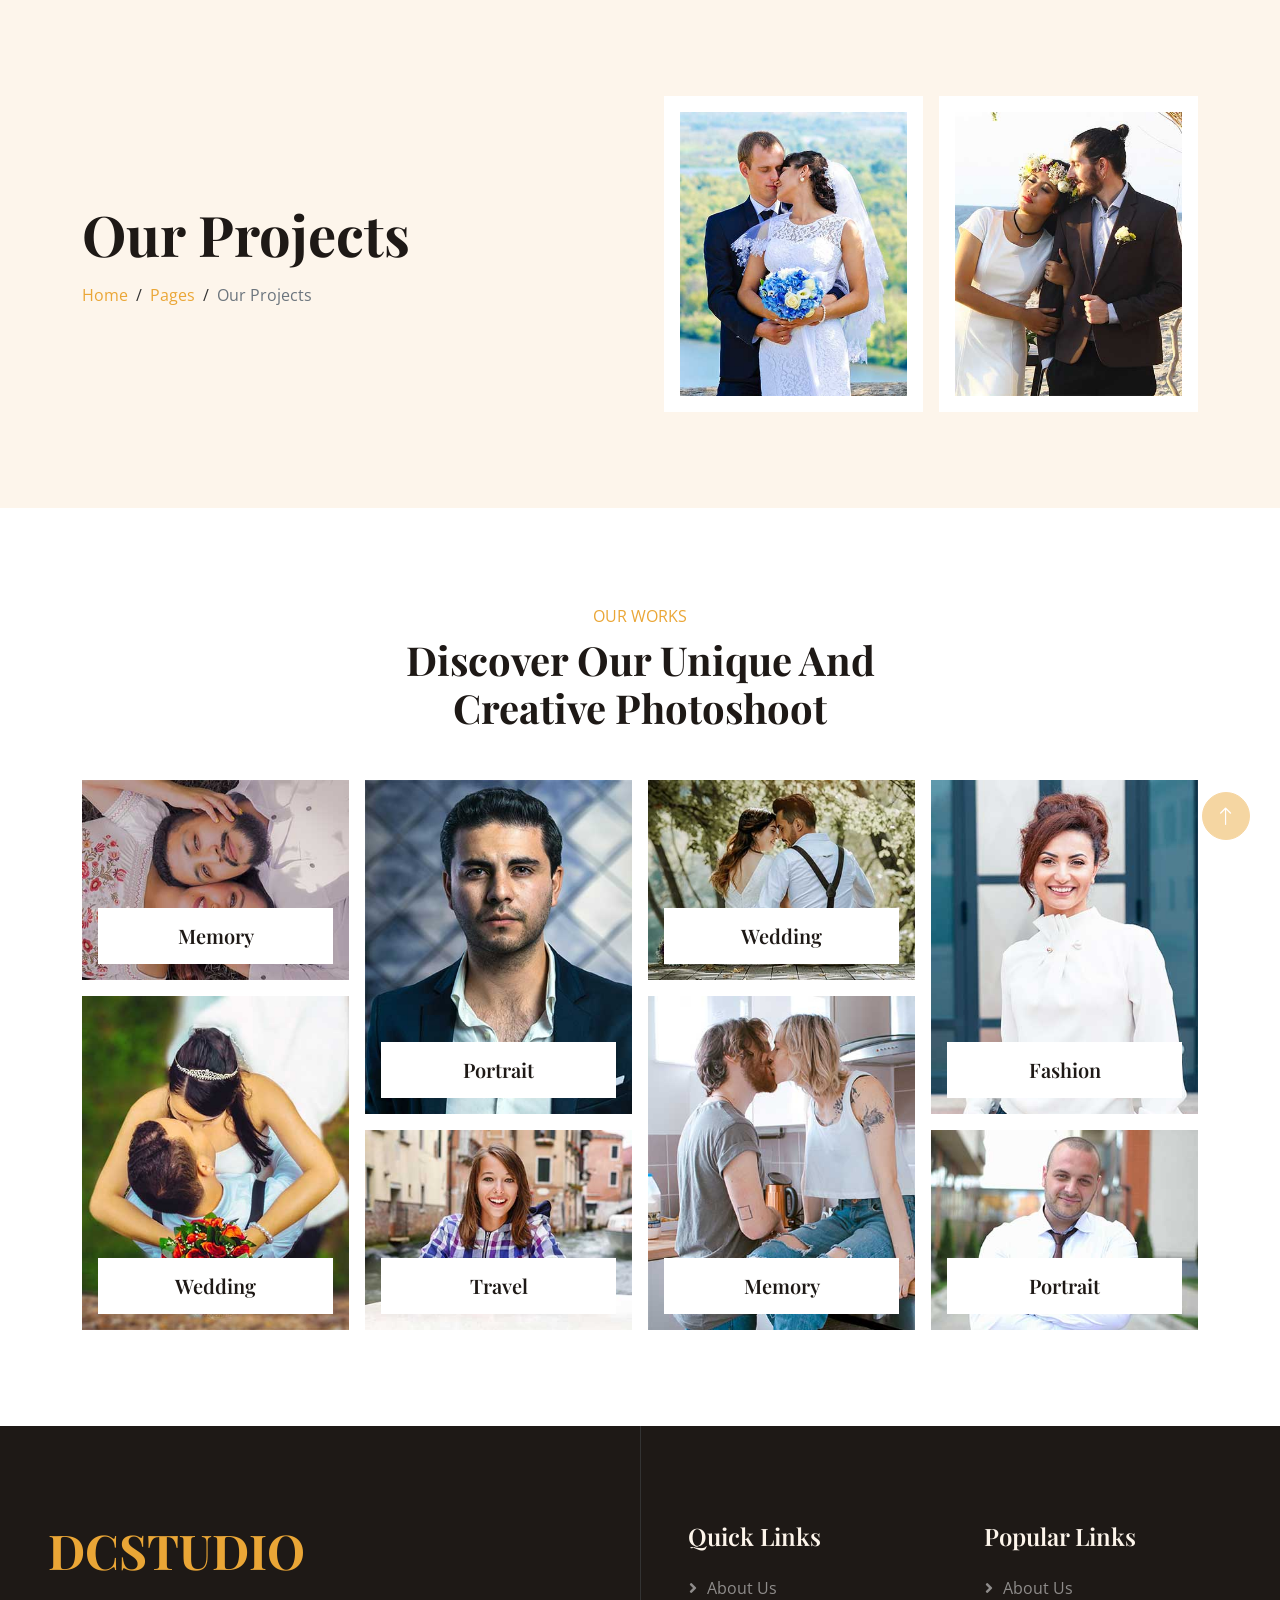
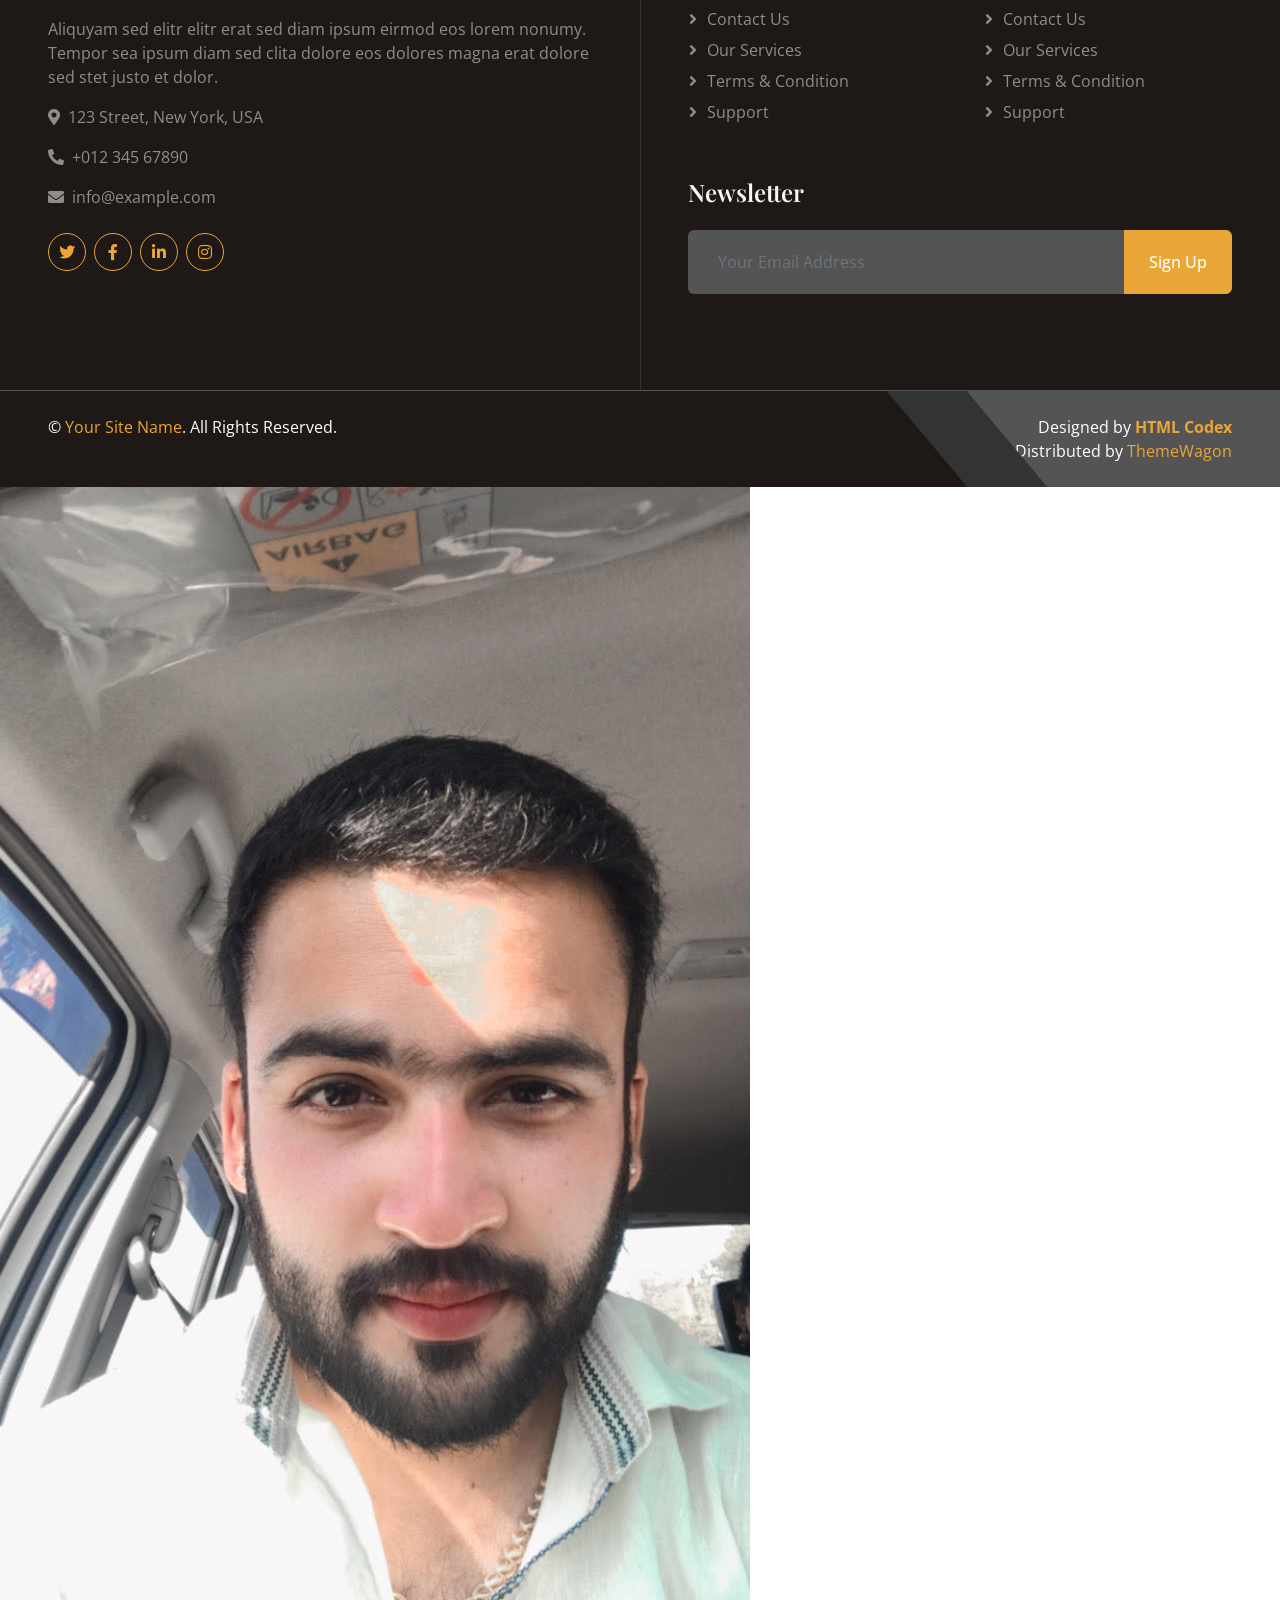
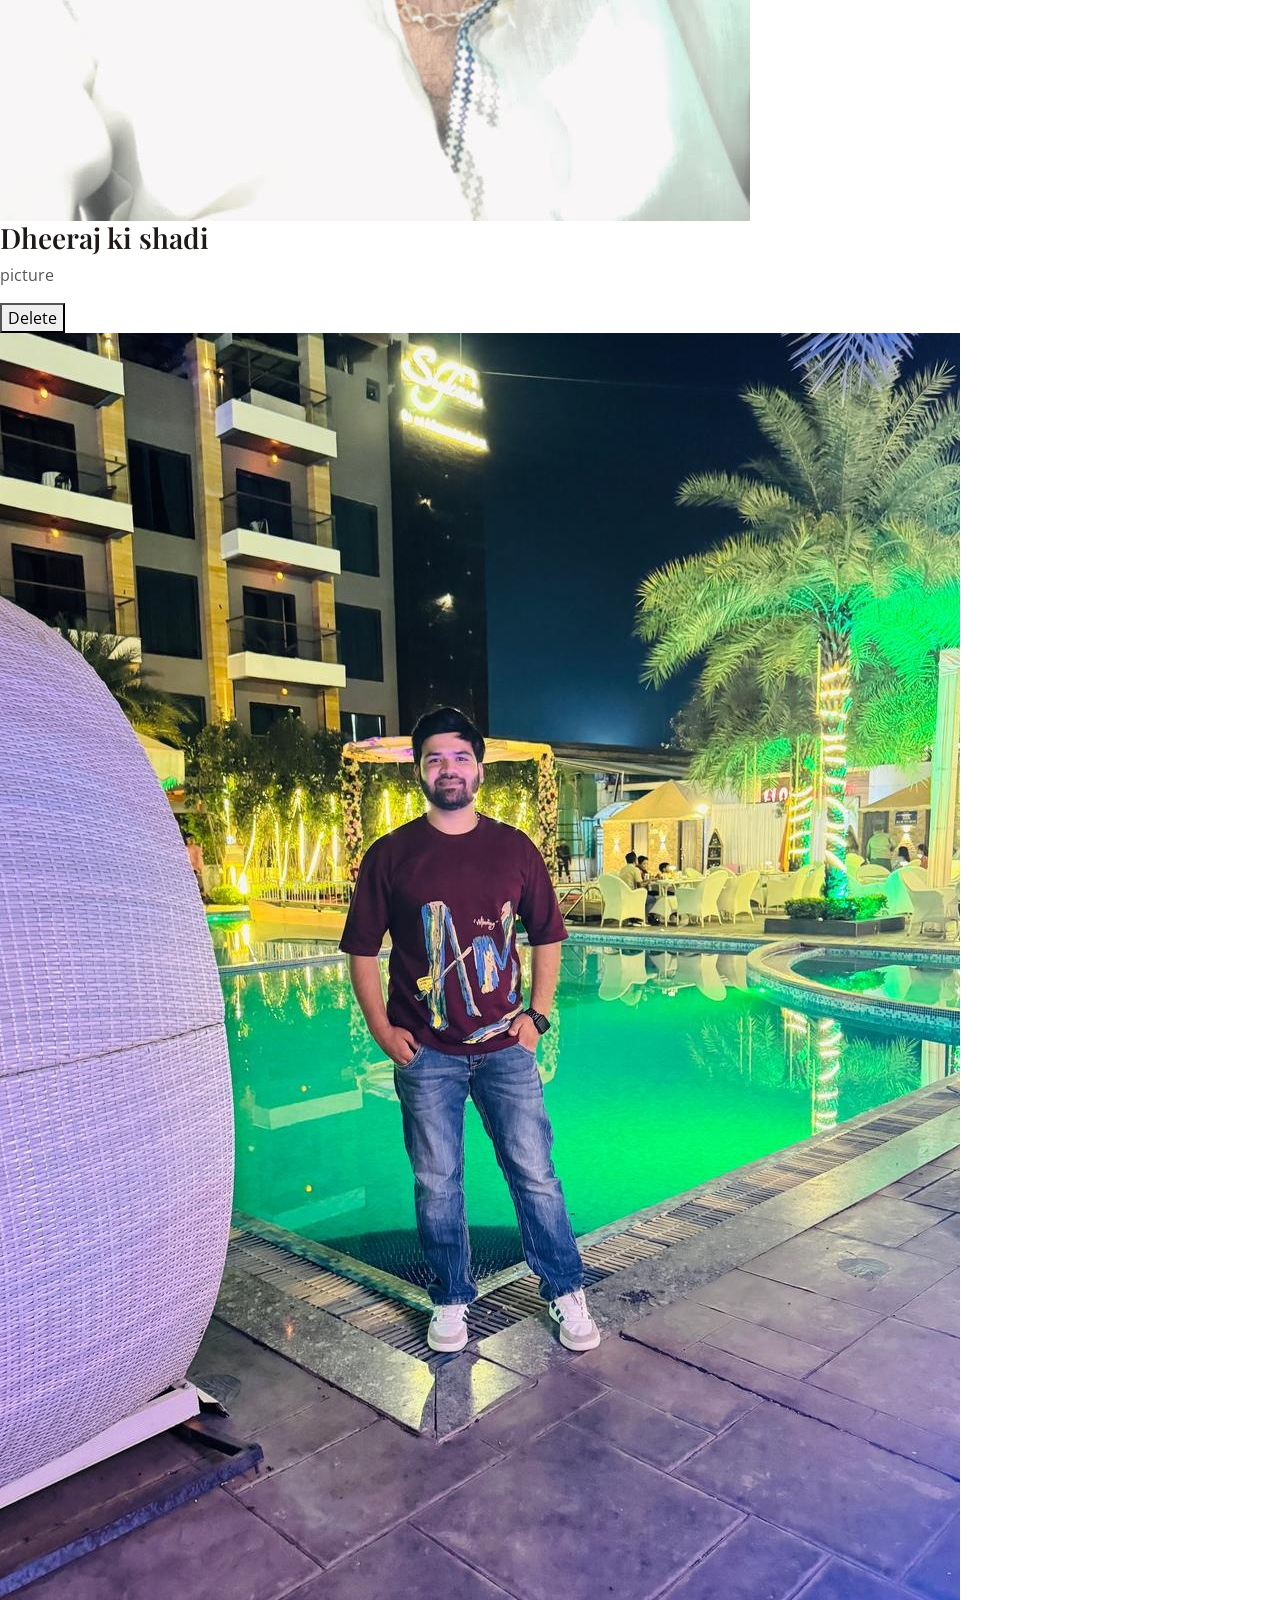
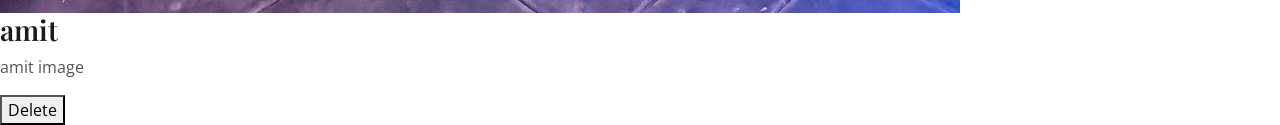
<file: project.html>
<!DOCTYPE html>
<html lang="en">

<head>
    <meta charset="utf-8">
    <title>DCSTUDIO - Photo Studio Website Template</title>
    <meta content="width=device-width, initial-scale=1.0" name="viewport">
    <meta content="" name="keywords">
    <meta content="" name="description">

    <!-- Favicon -->
    <link href="img/favicon.ico" rel="icon">

    <!-- Google Web Fonts -->
    <link rel="preconnect" href="https://fonts.googleapis.com">
    <link rel="preconnect" href="https://fonts.gstatic.com" crossorigin>
    <link href="https://fonts.googleapis.com/css2?family=Open+Sans:wght@400;500;600&family=Playfair+Display:wght@500;600;700&display=swap" rel="stylesheet"> 

    <!-- Icon Font Stylesheet -->
    <link href="https://cdnjs.cloudflare.com/ajax/libs/font-awesome/5.10.0/css/all.min.css" rel="stylesheet">
    <link href="https://cdn.jsdelivr.net/npm/bootstrap-icons@1.4.1/font/bootstrap-icons.css" rel="stylesheet">

    <!-- Libraries Stylesheet -->
    <link href="lib/animate/animate.min.css" rel="stylesheet">
    <link href="lib/owlcarousel/assets/owl.carousel.min.css" rel="stylesheet">
    <link href="lib/lightbox/css/lightbox.min.css" rel="stylesheet">

    <!-- Customized Bootstrap Stylesheet -->
    <link href="css/bootstrap.min.css" rel="stylesheet">

    <!-- Template Stylesheet -->
    <link href="css/style.css" rel="stylesheet">
</head>

<body>
    <!-- Spinner Start -->
    <div id="spinner" class="show bg-white position-fixed translate-middle w-100 vh-100 top-50 start-50 d-flex align-items-center justify-content-center">
        <div class="spinner-grow text-primary" role="status"></div>
    </div>
    <!-- Spinner End -->


    <!-- Navbar Start -->
    <nav class="navbar navbar-expand-lg bg-white navbar-light fixed-top shadow py-lg-0 px-4 px-lg-5 wow fadeIn" data-wow-delay="0.1s">
        <a href="index.html" class="navbar-brand d-block d-lg-none">
            <h1 class="text-primary">DCSTUDIO</h1>
        </a>
        <button type="button" class="navbar-toggler" data-bs-toggle="collapse" data-bs-target="#navbarCollapse">
            <span class="navbar-toggler-icon"></span>
        </button>
        <div class="collapse navbar-collapse justify-content-between py-4 py-lg-0" id="navbarCollapse">
            <div class="navbar-nav ms-auto py-0">
                <a href="index.html" class="nav-item nav-link">Home</a>
                <a href="about.html" class="nav-item nav-link">About</a>
                <a href="service.html" class="nav-item nav-link">Services</a>
            </div>
            <a href="index.html" class="navbar-brand bg-primary py-2 px-4 mx-3 d-none d-lg-block">
                <h1 class="text-white">DCSTUDIO</h1>
            </a>
            <div class="navbar-nav me-auto py-0">
                <a href="project.html" class="nav-item nav-link active">Projects</a>
                <div class="nav-item dropdown">
                    <a href="#" class="nav-link dropdown-toggle" data-bs-toggle="dropdown">Pages</a>
                    <div class="dropdown-menu rounded-0 shadow-sm border-0 m-0">
                        <a href="feature.html" class="dropdown-item">Features</a>
                        <a href="team.html" class="dropdown-item">Our Team</a>
                        <a href="testimonial.html" class="dropdown-item">Testimonial</a>
                        <a href="404.html" class="dropdown-item">404 Page</a>
                    </div>
                </div>
                <a href="contact.html" class="nav-item nav-link">Contact</a>
            </div>
        </div>
    </nav>
    <!-- Navbar End -->


    <!-- Header Start -->
    <div class="container-fluid hero-header bg-light py-5 mb-5">
        <div class="container py-5">
            <div class="row g-5 align-items-center">
                <div class="col-lg-6">
                    <h1 class="display-4 mb-3 animated slideInDown">Our Projects</h1>
                    <nav aria-label="breadcrumb animated slideInDown">
                        <ol class="breadcrumb mb-0">
                            <li class="breadcrumb-item"><a href="#">Home</a></li>
                            <li class="breadcrumb-item"><a href="#">Pages</a></li>
                            <li class="breadcrumb-item active" aria-current="page">Our Projects</li>
                        </ol>
                    </nav>
                </div>
                <div class="col-lg-6 animated fadeIn">
                    <div class="row g-3">
                        <div class="col-6 text-end">
                            <img class="img-fluid bg-white p-3 w-100" src="img/hero-1.jpg" alt="">
                        </div>
                        <div class="col-6">
                            <img class="img-fluid bg-white p-3 w-100" src="img/hero-2.jpg" alt="">
                        </div>
                    </div>
                </div>
            </div>
        </div>
    </div>
    <!-- Header End -->


    <!-- Project Start -->
    <div class="container-xxl py-5">
        <div class="container">
            <div class="text-center mx-auto mb-5 wow fadeInUp" data-wow-delay="0.1s" style="max-width: 500px;">
                <p class="text-primary text-uppercase mb-2">Our Works</p>
                <h1 class="display-6 mb-0">Discover Our Unique And Creative Photoshoot</h1>
            </div>
            <div class="row g-3">
                <div class="col-lg-3 col-md-6 wow fadeInUp" data-wow-delay="0.1s">
                    <div class="row g-3">
                        <div class="col-12">
                            <div class="project-item">
                                <img class="img-fluid" src="img/project-5.jpg" alt="">
                                <a class="project-title h5 mb-0" href="img/project-5.jpg" data-lightbox="project">
                                    Memory
                                </a>
                            </div>
                        </div>
                        <div class="col-12">
                            <div class="project-item">
                                <img class="img-fluid" src="img/project-1.jpg" alt="">
                                <a class="project-title h5 mb-0" href="img/project-1.jpg" data-lightbox="project">
                                    Wedding
                                </a>
                            </div>
                        </div>
                    </div>
                </div>
                <div class="col-lg-3 col-md-6 wow fadeInUp" data-wow-delay="0.3s">
                    <div class="row g-3">
                        <div class="col-12">
                            <div class="project-item">
                                <img class="img-fluid" src="img/project-2.jpg" alt="">
                                <a class="project-title h5 mb-0" href="img/project-2.jpg" data-lightbox="project">
                                    Portrait
                                </a>
                            </div>
                        </div>
                        <div class="col-12">
                            <div class="project-item">
                                <img class="img-fluid" src="img/project-6.jpg" alt="">
                                <a class="project-title h5 mb-0" href="img/project-6.jpg" data-lightbox="project">
                                    Travel
                                </a>
                            </div>
                        </div>
                    </div>
                </div>
                <div class="col-lg-3 col-md-6 wow fadeInUp" data-wow-delay="0.5s">
                    <div class="row g-3">
                        <div class="col-12">
                            <div class="project-item">
                                <img class="img-fluid" src="img/project-7.jpg" alt="">
                                <a class="project-title h5 mb-0" href="img/project-7.jpg" data-lightbox="project">
                                    Wedding
                                </a>
                            </div>
                        </div>
                        <div class="col-12">
                            <div class="project-item">
                                <img class="img-fluid" src="img/project-3.jpg" alt="">
                                <a class="project-title h5 mb-0" href="img/project-3.jpg" data-lightbox="project">    
                                    Memory
                                </a>
                            </div>
                        </div>
                    </div>
                </div>
                <div class="col-lg-3 col-md-6 wow fadeInUp" data-wow-delay="0.7s">
                    <div class="row g-3">
                        <div class="col-12">
                            <div class="project-item">
                                <img class="img-fluid" src="img/project-4.jpg" alt="">
                                <a class="project-title h5 mb-0" href="img/project-4.jpg" data-lightbox="project">
                                    Fashion
                                </a>
                            </div>
                        </div>
                        <div class="col-12">
                            <div class="project-item">
                                <img class="img-fluid" src="img/project-8.jpg" alt="">
                                <a class="project-title h5 mb-0" href="img/project-8.jpg" data-lightbox="project">
                                    Portrait
                                </a>
                            </div>
                        </div>
                    </div>
                </div>
            </div>
        </div>
    </div>
    <!-- Project End -->


    <!-- Footer Start -->
    <div class="container-fluid footer position-relative bg-dark text-white-50 mt-5 py-5 px-4 px-lg-5 wow fadeIn" data-wow-delay="0.1s">
        <div class="row g-5 py-5">
            <div class="col-lg-6 pe-lg-5">
                <a href="index.html" class="navbar-brand">
                    <h1 class="display-5 text-primary">DCSTUDIO</h1>
                </a>
                <p>Aliquyam sed elitr elitr erat sed diam ipsum eirmod eos lorem nonumy. Tempor sea ipsum diam  sed clita dolore eos dolores magna erat dolore sed stet justo et dolor.</p>
                <p><i class="fa fa-map-marker-alt me-2"></i>123 Street, New York, USA</p>
                <p><i class="fa fa-phone-alt me-2"></i>+012 345 67890</p>
                <p><i class="fa fa-envelope me-2"></i>info@example.com</p>
                <div class="d-flex justify-content-start mt-4">
                    <a class="btn btn-square btn-outline-primary rounded-circle me-2" href="#"><i class="fab fa-twitter"></i></a>
                    <a class="btn btn-square btn-outline-primary rounded-circle me-2" href="#"><i class="fab fa-facebook-f"></i></a>
                    <a class="btn btn-square btn-outline-primary rounded-circle me-2" href="#"><i class="fab fa-linkedin-in"></i></a>
                    <a class="btn btn-square btn-outline-primary rounded-circle me-2" href="#"><i class="fab fa-instagram"></i></a>
                </div>
            </div>
            <div class="col-lg-6 ps-lg-5">
                <div class="row g-5">
                    <div class="col-sm-6">
                        <h4 class="text-light mb-4">Quick Links</h4>
                        <a class="btn btn-link" href="">About Us</a>
                        <a class="btn btn-link" href="">Contact Us</a>
                        <a class="btn btn-link" href="">Our Services</a>
                        <a class="btn btn-link" href="">Terms & Condition</a>
                        <a class="btn btn-link" href="">Support</a>
                    </div>
                    <div class="col-sm-6">
                        <h4 class="text-light mb-4">Popular Links</h4>
                        <a class="btn btn-link" href="">About Us</a>
                        <a class="btn btn-link" href="">Contact Us</a>
                        <a class="btn btn-link" href="">Our Services</a>
                        <a class="btn btn-link" href="">Terms & Condition</a>
                        <a class="btn btn-link" href="">Support</a>
                    </div>
                    <div class="col-sm-12">
                        <h4 class="text-light mb-4">Newsletter</h4>
                        <div class="w-100">
                            <div class="input-group">
                                <input type="text" class="form-control border-0 bg-secondary" style="padding: 20px 30px;" placeholder="Your Email Address"><button class="btn btn-primary px-4">Sign Up</button>
                            </div>
                        </div>
                    </div>
                </div>
            </div>
        </div>
    </div>
    <!-- Footer End -->


    <!-- Copyright Start -->
    <div class="container-fluid bg-dark text-white border-top border-secondary px-0">
        <div class="d-flex flex-column flex-md-row justify-content-between">
            <div class="py-4 px-5 text-center text-md-start">
                <p class="mb-0">&copy; <a class="text-primary" href="#">Your Site Name</a>. All Rights Reserved.</p>
            </div>
            <div class="py-4 px-5 bg-secondary footer-shape position-relative text-center text-md-end">
                <!--/*** This template is free as long as you keep the footer author’s credit link/attribution link/backlink. If you'd like to use the template without the footer author’s credit link/attribution link/backlink, you can purchase the Credit Removal License from "https://htmlcodex.com/credit-removal". Thank you for your support. ***/-->
                <p class="mb-0">Designed by <a class="text-primary fw-bold" href="https://htmlcodex.com">HTML Codex</a></p>  Distributed by <a href="https://themewagon.com" target="_blank" >ThemeWagon</a>
            </div>
        </div>
    </div>
    <!-- Copyright End -->


    <!-- Back to Top -->
    <a href="#" class="btn btn-lg btn-primary btn-lg-square rounded-circle back-to-top"><i class="bi bi-arrow-up"></i></a>


    <!-- JavaScript Libraries -->
    <script src="https://code.jquery.com/jquery-3.4.1.min.js"></script>
    <script src="https://cdn.jsdelivr.net/npm/bootstrap@5.0.0/dist/js/bootstrap.bundle.min.js"></script>
    <script src="lib/wow/wow.min.js"></script>
    <script src="lib/easing/easing.min.js"></script>
    <script src="lib/waypoints/waypoints.min.js"></script>
    <script src="lib/counterup/counterup.min.js"></script>
    <script src="lib/owlcarousel/owl.carousel.min.js"></script>
    <script src="lib/lightbox/js/lightbox.min.js"></script>

    <!-- Template Javascript -->
    <script src="js/main.js"></script>

  <div class="project-item" data-id="proj-1763540414540">
    <div class="thumb"><img src="img/proj-1763540414540.jpg" alt="Dheeraj ki shadi" /></div>
    <div class="meta">
      <h3>Dheeraj ki shadi</h3>
      <p>picture</p>
      <p></p>
    </div>
    <button class="delete-btn" data-id="proj-1763540414540">Delete</button>
  </div>
  

  <div class="project-item" data-id="proj-1763543491871">
    <div class="thumb"><img src="img/proj-1763543491871.jpg" alt="amit" /></div>
    <div class="meta">
      <h3>amit</h3>
      <p>amit image</p>
      <p></p>
    </div>
    <button class="delete-btn" data-id="proj-1763543491871">Delete</button>
  </div>
  
</body>

</html>
</file>
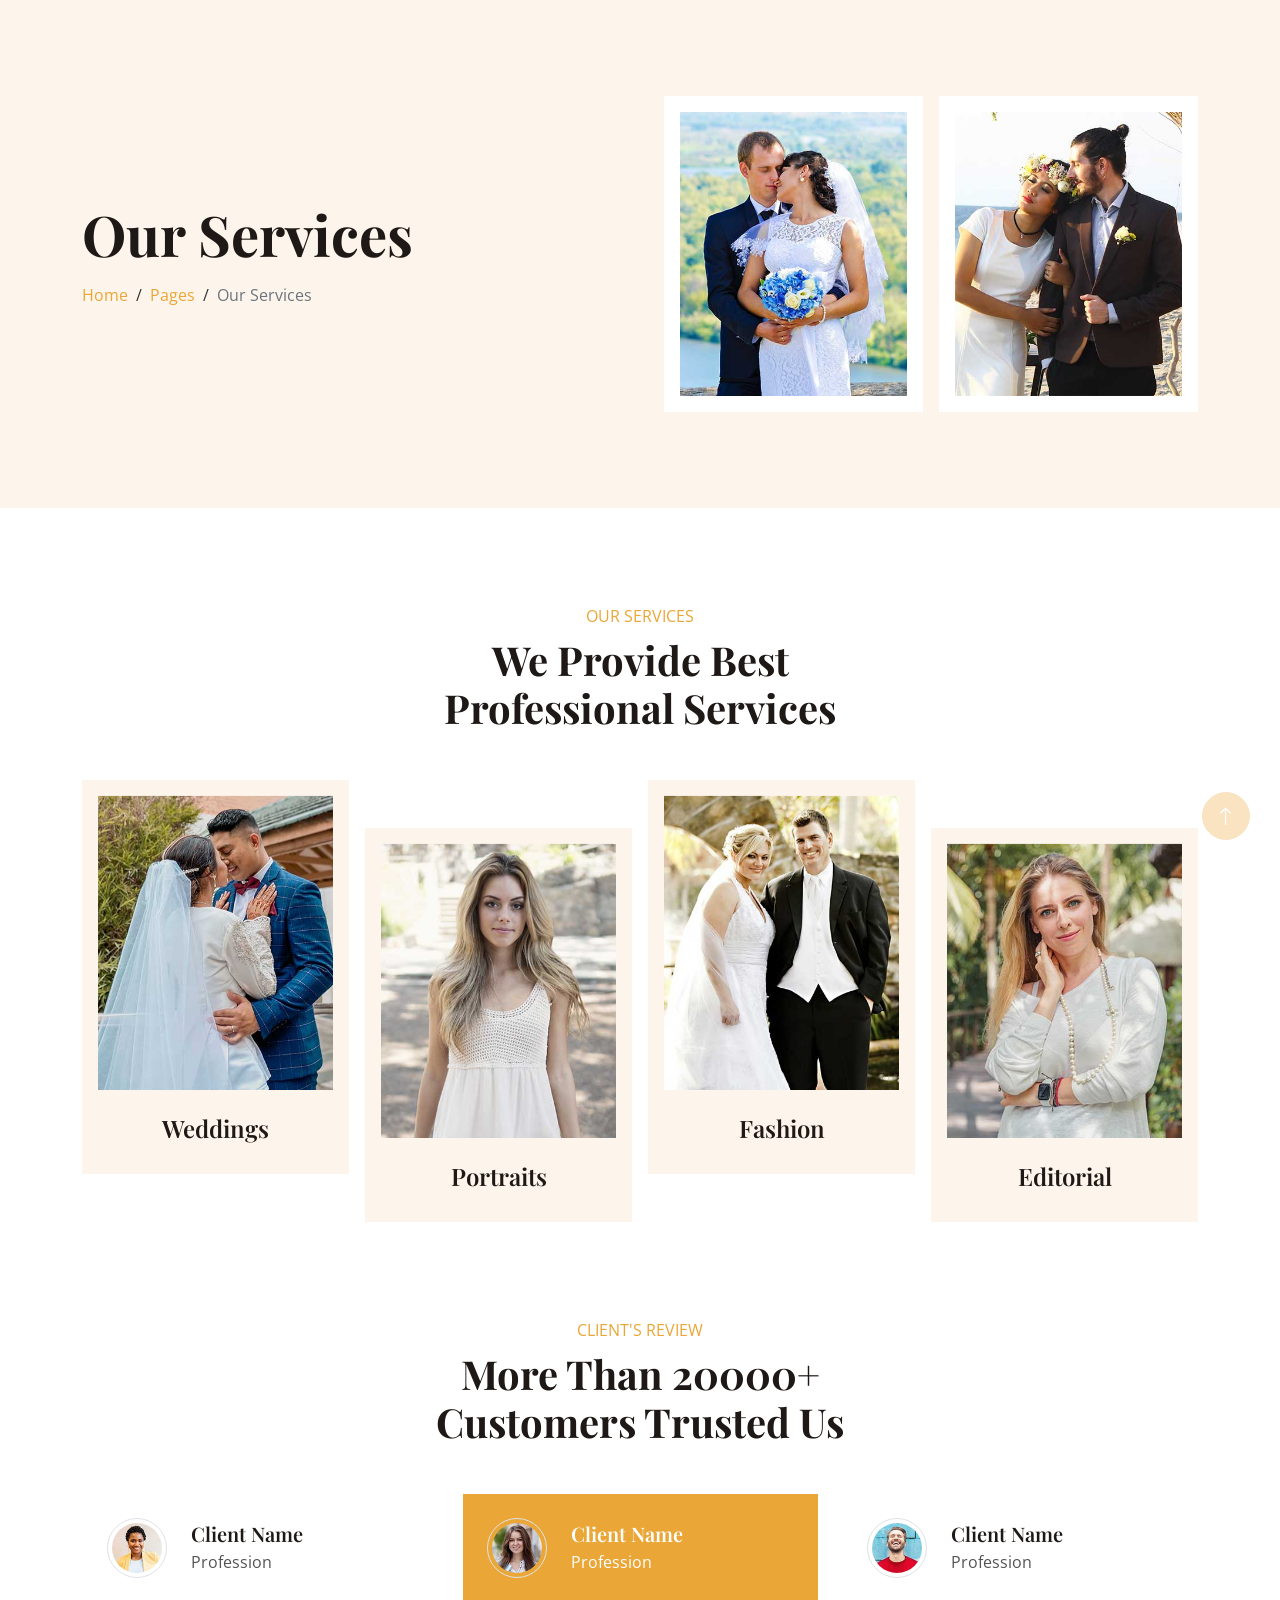
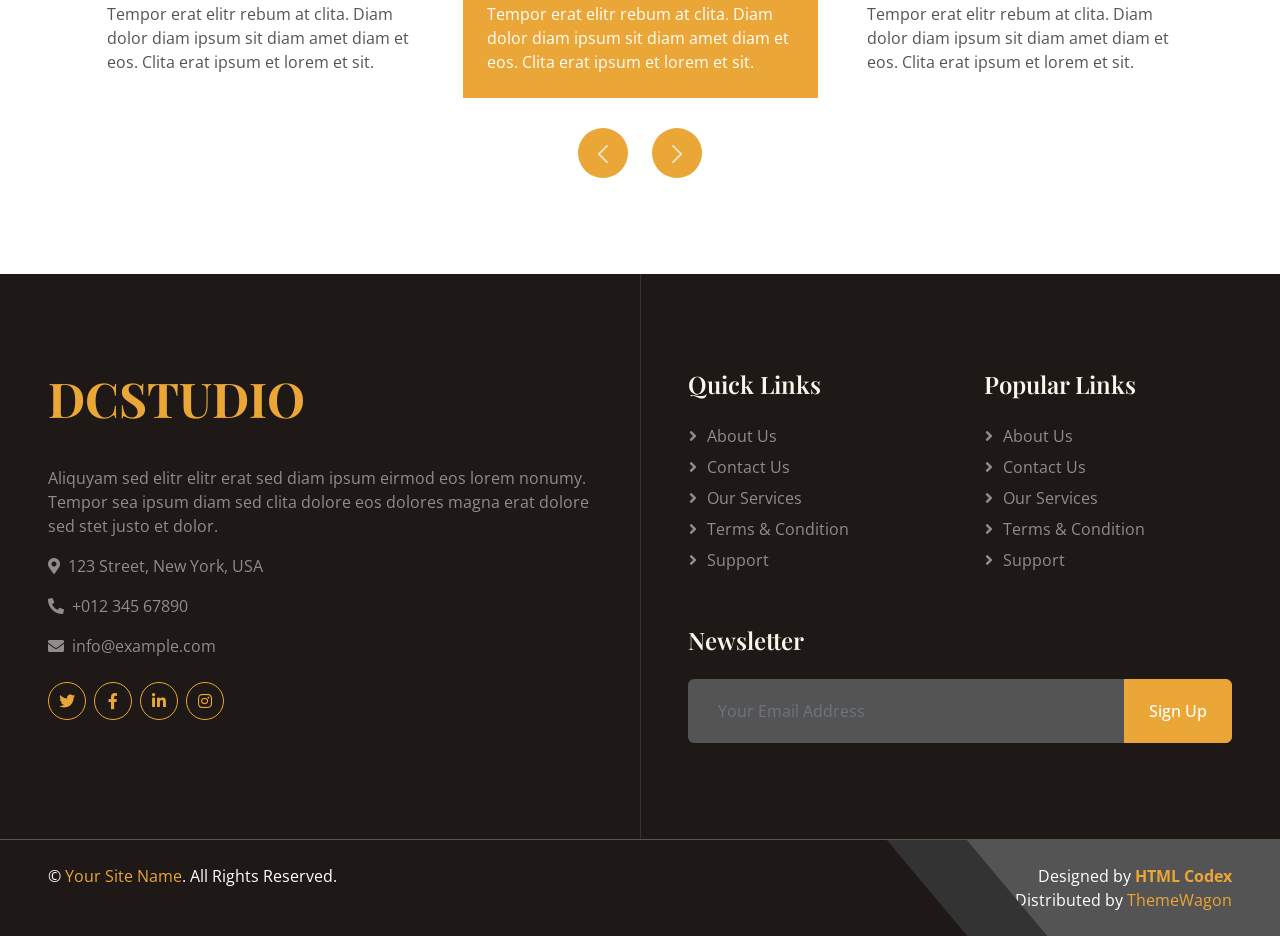
<file: service.html>
<!DOCTYPE html>
<html lang="en">

<head>
    <meta charset="utf-8">
    <title>DCSTUDIO - Photo Studio Website Template</title>
    <meta content="width=device-width, initial-scale=1.0" name="viewport">
    <meta content="" name="keywords">
    <meta content="" name="description">

    <!-- Favicon -->
    <link href="img/favicon.ico" rel="icon">

    <!-- Google Web Fonts -->
    <link rel="preconnect" href="https://fonts.googleapis.com">
    <link rel="preconnect" href="https://fonts.gstatic.com" crossorigin>
    <link href="https://fonts.googleapis.com/css2?family=Open+Sans:wght@400;500;600&family=Playfair+Display:wght@500;600;700&display=swap" rel="stylesheet"> 

    <!-- Icon Font Stylesheet -->
    <link href="https://cdnjs.cloudflare.com/ajax/libs/font-awesome/5.10.0/css/all.min.css" rel="stylesheet">
    <link href="https://cdn.jsdelivr.net/npm/bootstrap-icons@1.4.1/font/bootstrap-icons.css" rel="stylesheet">

    <!-- Libraries Stylesheet -->
    <link href="lib/animate/animate.min.css" rel="stylesheet">
    <link href="lib/owlcarousel/assets/owl.carousel.min.css" rel="stylesheet">
    <link href="lib/lightbox/css/lightbox.min.css" rel="stylesheet">

    <!-- Customized Bootstrap Stylesheet -->
    <link href="css/bootstrap.min.css" rel="stylesheet">

    <!-- Template Stylesheet -->
    <link href="css/style.css" rel="stylesheet">
</head>

<body>
    <!-- Spinner Start -->
    <div id="spinner" class="show bg-white position-fixed translate-middle w-100 vh-100 top-50 start-50 d-flex align-items-center justify-content-center">
        <div class="spinner-grow text-primary" role="status"></div>
    </div>
    <!-- Spinner End -->


    <!-- Navbar Start -->
    <nav class="navbar navbar-expand-lg bg-white navbar-light fixed-top shadow py-lg-0 px-4 px-lg-5 wow fadeIn" data-wow-delay="0.1s">
        <a href="index.html" class="navbar-brand d-block d-lg-none">
            <h1 class="text-primary">DCSTUDIO</h1>
        </a>
        <button type="button" class="navbar-toggler" data-bs-toggle="collapse" data-bs-target="#navbarCollapse">
            <span class="navbar-toggler-icon"></span>
        </button>
        <div class="collapse navbar-collapse justify-content-between py-4 py-lg-0" id="navbarCollapse">
            <div class="navbar-nav ms-auto py-0">
                <a href="index.html" class="nav-item nav-link">Home</a>
                <a href="about.html" class="nav-item nav-link">About</a>
                <a href="service.html" class="nav-item nav-link active">Services</a>
            </div>
            <a href="index.html" class="navbar-brand bg-primary py-2 px-4 mx-3 d-none d-lg-block">
                <h1 class="text-white">DCSTUDIO</h1>
            </a>
            <div class="navbar-nav me-auto py-0">
                <a href="project.html" class="nav-item nav-link">Projects</a>
                <div class="nav-item dropdown">
                    <a href="#" class="nav-link dropdown-toggle" data-bs-toggle="dropdown">Pages</a>
                    <div class="dropdown-menu rounded-0 shadow-sm border-0 m-0">
                        <a href="feature.html" class="dropdown-item">Features</a>
                        <a href="team.html" class="dropdown-item">Our Team</a>
                        <a href="testimonial.html" class="dropdown-item">Testimonial</a>
                        <a href="404.html" class="dropdown-item">404 Page</a>
                    </div>
                </div>
                <a href="contact.html" class="nav-item nav-link">Contact</a>
            </div>
        </div>
    </nav>
    <!-- Navbar End -->


    <!-- Header Start -->
    <div class="container-fluid hero-header bg-light py-5 mb-5">
        <div class="container py-5">
            <div class="row g-5 align-items-center">
                <div class="col-lg-6">
                    <h1 class="display-4 mb-3 animated slideInDown">Our Services</h1>
                    <nav aria-label="breadcrumb animated slideInDown">
                        <ol class="breadcrumb mb-0">
                            <li class="breadcrumb-item"><a href="#">Home</a></li>
                            <li class="breadcrumb-item"><a href="#">Pages</a></li>
                            <li class="breadcrumb-item active" aria-current="page">Our Services</li>
                        </ol>
                    </nav>
                </div>
                <div class="col-lg-6 animated fadeIn">
                    <div class="row g-3">
                        <div class="col-6 text-end">
                            <img class="img-fluid bg-white p-3 w-100" src="img/hero-1.jpg" alt="">
                        </div>
                        <div class="col-6">
                            <img class="img-fluid bg-white p-3 w-100" src="img/hero-2.jpg" alt="">
                        </div>
                    </div>
                </div>
            </div>
        </div>
    </div>
    <!-- Header End -->


    <!-- Service Start -->
    <div class="container-xxl py-5">
        <div class="container">
            <div class="text-center mx-auto mb-5 wow fadeInUp" data-wow-delay="0.1s" style="max-width: 500px;">
                <p class="text-primary text-uppercase mb-2">Our Services</p>
                <h1 class="display-6 mb-4">We Provide Best Professional Services</h1>
            </div>
            <div class="row g-3">
                <div class="col-lg-3 col-md-6 wow fadeInUp" data-wow-delay="0.1s">
                    <div class="service-item d-flex flex-column bg-light p-3 pb-0">
                        <div class="position-relative">
                            <img class="img-fluid" src="img/service-1.jpg" alt="">
                            <div class="service-overlay">
                                <a class="btn btn-lg-square btn-outline-light rounded-circle" href=""><i class="fa fa-link text-primary"></i></a>
                            </div>
                        </div>
                        <div class="text-center p-4">
                            <h4>Weddings</h4>
                        </div>
                    </div>
                </div>
                <div class="col-lg-3 col-md-6 pt-lg-5 wow fadeInUp" data-wow-delay="0.3s">
                    <div class="service-item d-flex flex-column bg-light p-3 pb-0">
                        <div class="position-relative">
                            <img class="img-fluid" src="img/service-2.jpg" alt="">
                            <div class="service-overlay">
                                <a class="btn btn-lg-square btn-outline-light rounded-circle" href=""><i class="fa fa-link text-primary"></i></a>
                            </div>
                        </div>
                        <div class="text-center p-4">
                            <h4>Portraits</h4>
                        </div>
                    </div>
                </div>
                <div class="col-lg-3 col-md-6 wow fadeInUp" data-wow-delay="0.5s">
                    <div class="service-item d-flex flex-column bg-light p-3 pb-0">
                        <div class="position-relative">
                            <img class="img-fluid" src="img/service-3.jpg" alt="">
                            <div class="service-overlay">
                                <a class="btn btn-lg-square btn-outline-light rounded-circle" href=""><i class="fa fa-link text-primary"></i></a>
                            </div>
                        </div>
                        <div class="text-center p-4">
                            <h4>Fashion</h4>
                        </div>
                    </div>
                </div>
                <div class="col-lg-3 col-md-6 pt-lg-5 wow fadeInUp" data-wow-delay="0.7s">
                    <div class="service-item d-flex flex-column bg-light p-3 pb-0">
                        <div class="position-relative">
                            <img class="img-fluid" src="img/service-4.jpg" alt="">
                            <div class="service-overlay">
                                <a class="btn btn-lg-square btn-outline-light rounded-circle" href=""><i class="fa fa-link text-primary"></i></a>
                            </div>
                        </div>
                        <div class="text-center p-4">
                            <h4>Editorial</h4>
                        </div>
                    </div>
                </div>
            </div>
        </div>
    </div>
    <!-- Service End -->


    <!-- Testimonial Start -->
    <div class="container-xxl py-5">
        <div class="container">
            <div class="text-center mx-auto mb-5 wow fadeInUp" data-wow-delay="0.1s" style="max-width: 500px;">
                <p class="text-primary text-uppercase mb-2">Client's Review</p>
                <h1 class="display-6 mb-0">More Than 20000+ Customers Trusted Us</h1>
            </div>
            <div class="owl-carousel testimonial-carousel wow fadeInUp" data-wow-delay="0.1s">
                <div class="testimonial-item bg-white p-4">
                    <div class="d-flex align-items-center mb-4">
                        <img class="flex-shrink-0 rounded-circle border p-1" src="img/testimonial-1.jpg" alt="">
                        <div class="ms-4">
                            <h5 class="mb-1">Client Name</h5>
                            <span>Profession</span>
                        </div>
                    </div>
                    <p class="mb-0">Tempor erat elitr rebum at clita. Diam dolor diam ipsum sit diam amet diam et eos. Clita erat ipsum et lorem et sit.</p>
                </div>
                <div class="testimonial-item bg-white p-4">
                    <div class="d-flex align-items-center mb-4">
                        <img class="flex-shrink-0 rounded-circle border p-1" src="img/testimonial-2.jpg" alt="">
                        <div class="ms-4">
                            <h5 class="mb-1">Client Name</h5>
                            <span>Profession</span>
                        </div>
                    </div>
                    <p class="mb-0">Tempor erat elitr rebum at clita. Diam dolor diam ipsum sit diam amet diam et eos. Clita erat ipsum et lorem et sit.</p>
                </div>
                <div class="testimonial-item bg-white p-4">
                    <div class="d-flex align-items-center mb-4">
                        <img class="flex-shrink-0 rounded-circle border p-1" src="img/testimonial-3.jpg" alt="">
                        <div class="ms-4">
                            <h5 class="mb-1">Client Name</h5>
                            <span>Profession</span>
                        </div>
                    </div>
                    <p class="mb-0">Tempor erat elitr rebum at clita. Diam dolor diam ipsum sit diam amet diam et eos. Clita erat ipsum et lorem et sit.</p>
                </div>
                <div class="testimonial-item bg-white p-4">
                    <div class="d-flex align-items-center mb-4">
                        <img class="flex-shrink-0 rounded-circle border p-1" src="img/testimonial-4.jpg" alt="">
                        <div class="ms-4">
                            <h5 class="mb-1">Client Name</h5>
                            <span>Profession</span>
                        </div>
                    </div>
                    <p class="mb-0">Tempor erat elitr rebum at clita. Diam dolor diam ipsum sit diam amet diam et eos. Clita erat ipsum et lorem et sit.</p>
                </div>
            </div>
        </div>
    </div>
    <!-- Testimonial End -->


    <!-- Footer Start -->
    <div class="container-fluid footer position-relative bg-dark text-white-50 mt-5 py-5 px-4 px-lg-5 wow fadeIn" data-wow-delay="0.1s">
        <div class="row g-5 py-5">
            <div class="col-lg-6 pe-lg-5">
                <a href="index.html" class="navbar-brand">
                    <h1 class="display-5 text-primary">DCSTUDIO</h1>
                </a>
                <p>Aliquyam sed elitr elitr erat sed diam ipsum eirmod eos lorem nonumy. Tempor sea ipsum diam  sed clita dolore eos dolores magna erat dolore sed stet justo et dolor.</p>
                <p><i class="fa fa-map-marker-alt me-2"></i>123 Street, New York, USA</p>
                <p><i class="fa fa-phone-alt me-2"></i>+012 345 67890</p>
                <p><i class="fa fa-envelope me-2"></i>info@example.com</p>
                <div class="d-flex justify-content-start mt-4">
                    <a class="btn btn-square btn-outline-primary rounded-circle me-2" href="#"><i class="fab fa-twitter"></i></a>
                    <a class="btn btn-square btn-outline-primary rounded-circle me-2" href="#"><i class="fab fa-facebook-f"></i></a>
                    <a class="btn btn-square btn-outline-primary rounded-circle me-2" href="#"><i class="fab fa-linkedin-in"></i></a>
                    <a class="btn btn-square btn-outline-primary rounded-circle me-2" href="#"><i class="fab fa-instagram"></i></a>
                </div>
            </div>
            <div class="col-lg-6 ps-lg-5">
                <div class="row g-5">
                    <div class="col-sm-6">
                        <h4 class="text-light mb-4">Quick Links</h4>
                        <a class="btn btn-link" href="">About Us</a>
                        <a class="btn btn-link" href="">Contact Us</a>
                        <a class="btn btn-link" href="">Our Services</a>
                        <a class="btn btn-link" href="">Terms & Condition</a>
                        <a class="btn btn-link" href="">Support</a>
                    </div>
                    <div class="col-sm-6">
                        <h4 class="text-light mb-4">Popular Links</h4>
                        <a class="btn btn-link" href="">About Us</a>
                        <a class="btn btn-link" href="">Contact Us</a>
                        <a class="btn btn-link" href="">Our Services</a>
                        <a class="btn btn-link" href="">Terms & Condition</a>
                        <a class="btn btn-link" href="">Support</a>
                    </div>
                    <div class="col-sm-12">
                        <h4 class="text-light mb-4">Newsletter</h4>
                        <div class="w-100">
                            <div class="input-group">
                                <input type="text" class="form-control border-0 bg-secondary" style="padding: 20px 30px;" placeholder="Your Email Address"><button class="btn btn-primary px-4">Sign Up</button>
                            </div>
                        </div>
                    </div>
                </div>
            </div>
        </div>
    </div>
    <!-- Footer End -->


    <!-- Copyright Start -->
    <div class="container-fluid bg-dark text-white border-top border-secondary px-0">
        <div class="d-flex flex-column flex-md-row justify-content-between">
            <div class="py-4 px-5 text-center text-md-start">
                <p class="mb-0">&copy; <a class="text-primary" href="#">Your Site Name</a>. All Rights Reserved.</p>
            </div>
            <div class="py-4 px-5 bg-secondary footer-shape position-relative text-center text-md-end">
                <!--/*** This template is free as long as you keep the footer author’s credit link/attribution link/backlink. If you'd like to use the template without the footer author’s credit link/attribution link/backlink, you can purchase the Credit Removal License from "https://htmlcodex.com/credit-removal". Thank you for your support. ***/-->
                <p class="mb-0">Designed by <a class="text-primary fw-bold" href="https://htmlcodex.com">HTML Codex</a></p>  Distributed by <a href="https://themewagon.com" target="_blank" >ThemeWagon</a>
            </div>
        </div>
    </div>
    <!-- Copyright End -->


    <!-- Back to Top -->
    <a href="#" class="btn btn-lg btn-primary btn-lg-square rounded-circle back-to-top"><i class="bi bi-arrow-up"></i></a>


    <!-- JavaScript Libraries -->
    <script src="https://code.jquery.com/jquery-3.4.1.min.js"></script>
    <script src="https://cdn.jsdelivr.net/npm/bootstrap@5.0.0/dist/js/bootstrap.bundle.min.js"></script>
    <script src="lib/wow/wow.min.js"></script>
    <script src="lib/easing/easing.min.js"></script>
    <script src="lib/waypoints/waypoints.min.js"></script>
    <script src="lib/counterup/counterup.min.js"></script>
    <script src="lib/owlcarousel/owl.carousel.min.js"></script>
    <script src="lib/lightbox/js/lightbox.min.js"></script>

    <!-- Template Javascript -->
    <script src="js/main.js"></script>
</body>

</html>
</file>
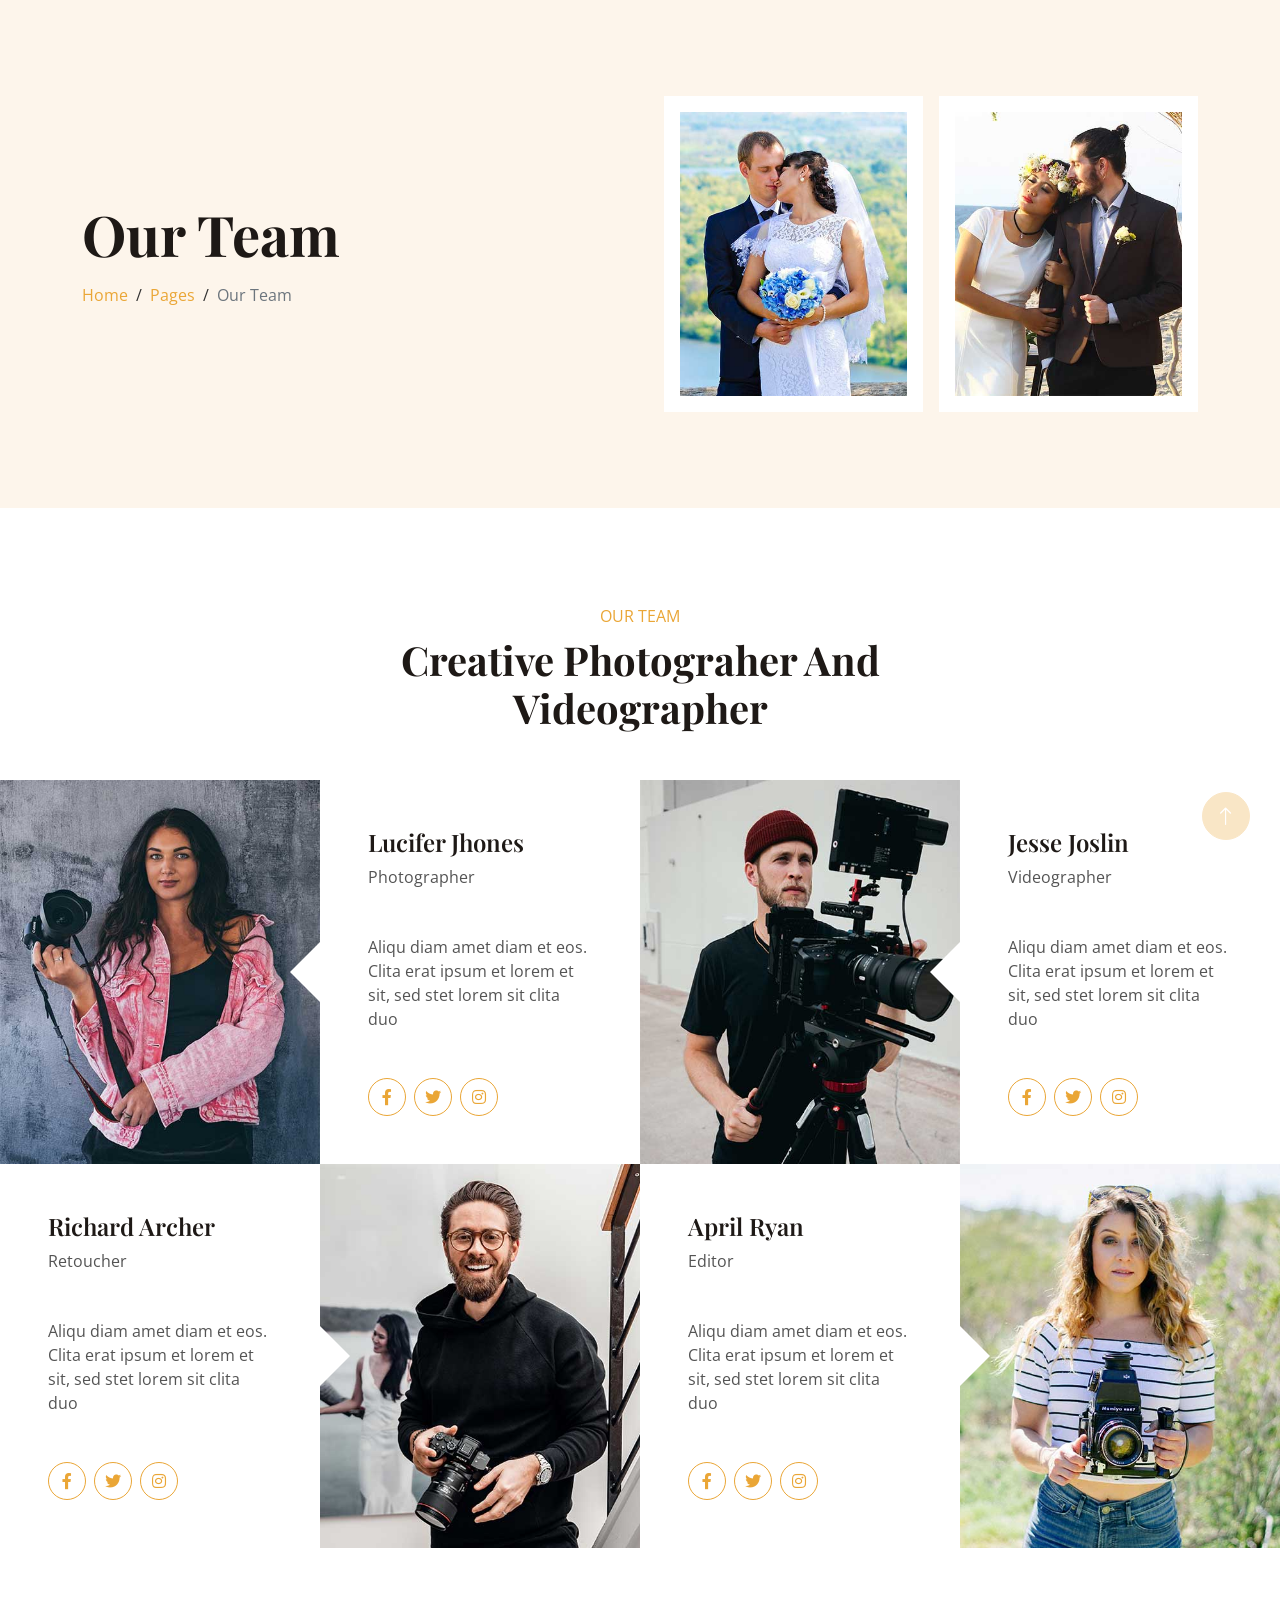
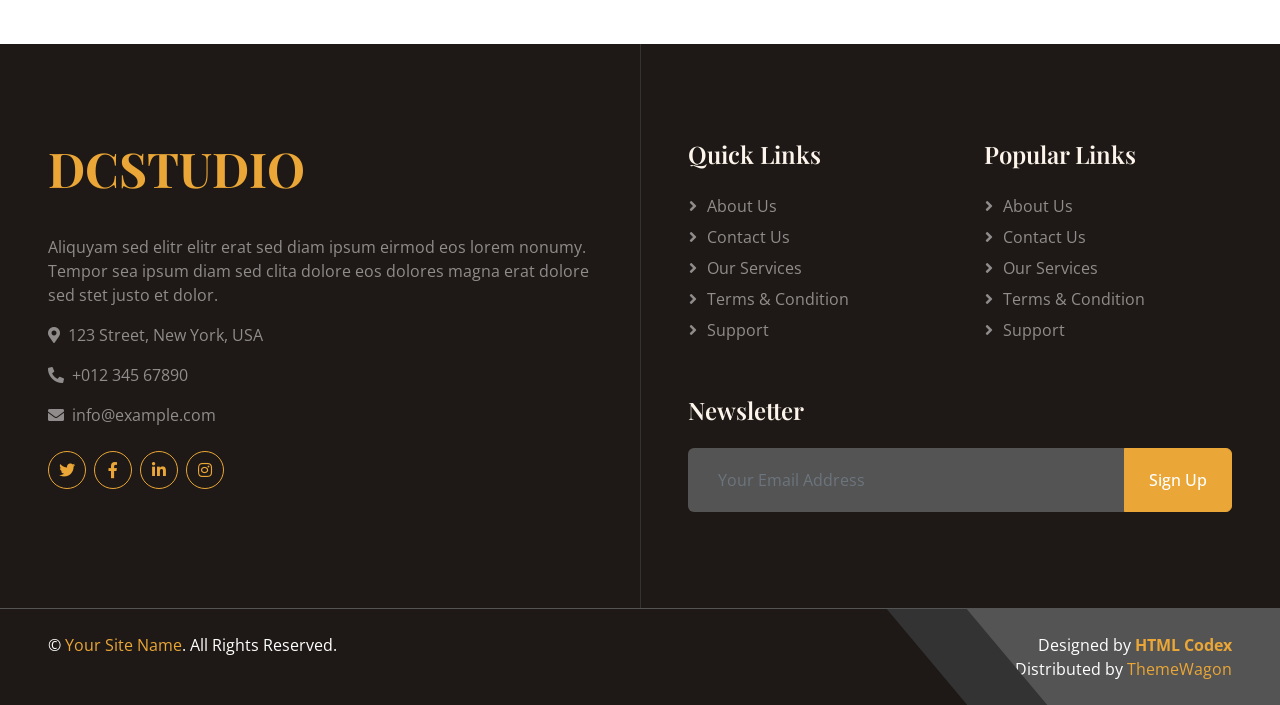
<file: team.html>
<!DOCTYPE html>
<html lang="en">

<head>
    <meta charset="utf-8">
    <title>DCSTUDIO - Photo Studio Website Template</title>
    <meta content="width=device-width, initial-scale=1.0" name="viewport">
    <meta content="" name="keywords">
    <meta content="" name="description">

    <!-- Favicon -->
    <link href="img/favicon.ico" rel="icon">

    <!-- Google Web Fonts -->
    <link rel="preconnect" href="https://fonts.googleapis.com">
    <link rel="preconnect" href="https://fonts.gstatic.com" crossorigin>
    <link href="https://fonts.googleapis.com/css2?family=Open+Sans:wght@400;500;600&family=Playfair+Display:wght@500;600;700&display=swap" rel="stylesheet"> 

    <!-- Icon Font Stylesheet -->
    <link href="https://cdnjs.cloudflare.com/ajax/libs/font-awesome/5.10.0/css/all.min.css" rel="stylesheet">
    <link href="https://cdn.jsdelivr.net/npm/bootstrap-icons@1.4.1/font/bootstrap-icons.css" rel="stylesheet">

    <!-- Libraries Stylesheet -->
    <link href="lib/animate/animate.min.css" rel="stylesheet">
    <link href="lib/owlcarousel/assets/owl.carousel.min.css" rel="stylesheet">
    <link href="lib/lightbox/css/lightbox.min.css" rel="stylesheet">

    <!-- Customized Bootstrap Stylesheet -->
    <link href="css/bootstrap.min.css" rel="stylesheet">

    <!-- Template Stylesheet -->
    <link href="css/style.css" rel="stylesheet">
</head>

<body>
    <!-- Spinner Start -->
    <div id="spinner" class="show bg-white position-fixed translate-middle w-100 vh-100 top-50 start-50 d-flex align-items-center justify-content-center">
        <div class="spinner-grow text-primary" role="status"></div>
    </div>
    <!-- Spinner End -->


    <!-- Navbar Start -->
    <nav class="navbar navbar-expand-lg bg-white navbar-light fixed-top shadow py-lg-0 px-4 px-lg-5 wow fadeIn" data-wow-delay="0.1s">
        <a href="index.html" class="navbar-brand d-block d-lg-none">
            <h1 class="text-primary">DCSTUDIO</h1>
        </a>
        <button type="button" class="navbar-toggler" data-bs-toggle="collapse" data-bs-target="#navbarCollapse">
            <span class="navbar-toggler-icon"></span>
        </button>
        <div class="collapse navbar-collapse justify-content-between py-4 py-lg-0" id="navbarCollapse">
            <div class="navbar-nav ms-auto py-0">
                <a href="index.html" class="nav-item nav-link">Home</a>
                <a href="about.html" class="nav-item nav-link">About</a>
                <a href="service.html" class="nav-item nav-link">Services</a>
            </div>
            <a href="index.html" class="navbar-brand bg-primary py-2 px-4 mx-3 d-none d-lg-block">
                <h1 class="text-white">DCSTUDIO</h1>
            </a>
            <div class="navbar-nav me-auto py-0">
                <a href="project.html" class="nav-item nav-link">Projects</a>
                <div class="nav-item dropdown">
                    <a href="#" class="nav-link dropdown-toggle active" data-bs-toggle="dropdown">Pages</a>
                    <div class="dropdown-menu rounded-0 shadow-sm border-0 m-0">
                        <a href="feature.html" class="dropdown-item">Features</a>
                        <a href="team.html" class="dropdown-item active">Our Team</a>
                        <a href="testimonial.html" class="dropdown-item">Testimonial</a>
                        <a href="404.html" class="dropdown-item">404 Page</a>
                    </div>
                </div>
                <a href="contact.html" class="nav-item nav-link">Contact</a>
            </div>
        </div>
    </nav>
    <!-- Navbar End -->


    <!-- Header Start -->
    <div class="container-fluid hero-header bg-light py-5 mb-5">
        <div class="container py-5">
            <div class="row g-5 align-items-center">
                <div class="col-lg-6">
                    <h1 class="display-4 mb-3 animated slideInDown">Our Team</h1>
                    <nav aria-label="breadcrumb animated slideInDown">
                        <ol class="breadcrumb mb-0">
                            <li class="breadcrumb-item"><a href="#">Home</a></li>
                            <li class="breadcrumb-item"><a href="#">Pages</a></li>
                            <li class="breadcrumb-item active" aria-current="page">Our Team</li>
                        </ol>
                    </nav>
                </div>
                <div class="col-lg-6 animated fadeIn">
                    <div class="row g-3">
                        <div class="col-6 text-end">
                            <img class="img-fluid bg-white p-3 w-100" src="img/hero-1.jpg" alt="">
                        </div>
                        <div class="col-6">
                            <img class="img-fluid bg-white p-3 w-100" src="img/hero-2.jpg" alt="">
                        </div>
                    </div>
                </div>
            </div>
        </div>
    </div>
    <!-- Header End -->


    <!-- Team Start -->
    <div class="container-xxl px-0 py-5">
        <div class="text-center mx-auto mb-5 wow fadeInUp" data-wow-delay="0.1s" style="max-width: 500px;">
            <p class="text-primary text-uppercase mb-2">Our Team</p>
            <h1 class="display-6 mb-0">Creative Photograher And Videographer</h1>
        </div>
        <div class="row g-0">
            <div class="col-lg-6 wow fadeIn" data-wow-delay="0.1s">
                <div class="row g-0 flex-sm-row">
                    <div class="col-sm-6">
                        <div class="team-img position-relative">
                            <img class="img-fluid" src="img/team-1.jpg" alt="">
                        </div>
                    </div>
                    <div class="col-sm-6">
                        <div class="h-100 p-5 d-flex flex-column justify-content-between">
                            <div class="mb-3">
                                <h4>Lucifer Jhones</h4>
                                <span>Photographer</span>
                            </div>
                            <p>Aliqu diam amet diam et eos. Clita erat ipsum et lorem et sit, sed stet lorem sit clita duo</p>
                            <div class="d-flex">
                                <a class="btn btn-square btn-outline-primary rounded-circle me-2" href=""><i class="fab fa-facebook-f"></i></a>
                                <a class="btn btn-square btn-outline-primary rounded-circle me-2" href=""><i class="fab fa-twitter"></i></a>
                                <a class="btn btn-square btn-outline-primary rounded-circle me-2" href=""><i class="fab fa-instagram"></i></a>
                            </div>
                        </div>
                    </div>
                </div>
            </div>
            <div class="col-lg-6 wow fadeIn" data-wow-delay="0.3s">
                <div class="row g-0 flex-sm-row-reverse flex-lg-row">
                    <div class="col-sm-6">
                        <div class="team-img position-relative">
                            <img class="img-fluid" src="img/team-2.jpg" alt="">
                        </div>
                    </div>
                    <div class="col-sm-6">
                        <div class="h-100 p-5 d-flex flex-column justify-content-between">
                            <div class="mb-3">
                                <h4>Jesse Joslin</h4>
                                <span>Videographer</span>
                            </div>
                            <p>Aliqu diam amet diam et eos. Clita erat ipsum et lorem et sit, sed stet lorem sit clita duo</p>
                            <div class="d-flex">
                                <a class="btn btn-square btn-outline-primary rounded-circle me-2" href=""><i class="fab fa-facebook-f"></i></a>
                                <a class="btn btn-square btn-outline-primary rounded-circle me-2" href=""><i class="fab fa-twitter"></i></a>
                                <a class="btn btn-square btn-outline-primary rounded-circle me-2" href=""><i class="fab fa-instagram"></i></a>
                            </div>
                        </div>
                    </div>
                </div>
            </div>
            <div class="col-lg-6 wow fadeIn" data-wow-delay="0.1s">
                <div class="row g-0 flex-lg-row-reverse">
                    <div class="col-sm-6">
                        <div class="team-img position-relative">
                            <img class="img-fluid" src="img/team-3.jpg" alt="">
                        </div>
                    </div>
                    <div class="col-sm-6">
                        <div class="h-100 p-5 d-flex flex-column justify-content-between">
                            <div class="mb-3">
                                <h4>Richard Archer</h4>
                                <span>Retoucher</span>
                            </div>
                            <p>Aliqu diam amet diam et eos. Clita erat ipsum et lorem et sit, sed stet lorem sit clita duo</p>
                            <div class="d-flex">
                                <a class="btn btn-square btn-outline-primary rounded-circle me-2" href=""><i class="fab fa-facebook-f"></i></a>
                                <a class="btn btn-square btn-outline-primary rounded-circle me-2" href=""><i class="fab fa-twitter"></i></a>
                                <a class="btn btn-square btn-outline-primary rounded-circle me-2" href=""><i class="fab fa-instagram"></i></a>
                            </div>
                        </div>
                    </div>
                </div>
            </div>
            <div class="col-lg-6 wow fadeIn" data-wow-delay="0.3s">
                <div class="row g-0 flex-sm-row-reverse">
                    <div class="col-sm-6">
                        <div class="team-img position-relative">
                            <img class="img-fluid" src="img/team-4.jpg" alt="">
                        </div>
                    </div>
                    <div class="col-sm-6">
                        <div class="h-100 p-5 d-flex flex-column justify-content-between">
                            <div class="mb-3">
                                <h4>April Ryan</h4>
                                <span>Editor</span>
                            </div>
                            <p>Aliqu diam amet diam et eos. Clita erat ipsum et lorem et sit, sed stet lorem sit clita duo</p>
                            <div class="d-flex">
                                <a class="btn btn-square btn-outline-primary rounded-circle me-2" href=""><i class="fab fa-facebook-f"></i></a>
                                <a class="btn btn-square btn-outline-primary rounded-circle me-2" href=""><i class="fab fa-twitter"></i></a>
                                <a class="btn btn-square btn-outline-primary rounded-circle me-2" href=""><i class="fab fa-instagram"></i></a>
                            </div>
                        </div>
                    </div>
                </div>
            </div>
        </div>
    </div>
    <!-- Team End -->


    <!-- Footer Start -->
    <div class="container-fluid footer position-relative bg-dark text-white-50 mt-5 py-5 px-4 px-lg-5 wow fadeIn" data-wow-delay="0.1s">
        <div class="row g-5 py-5">
            <div class="col-lg-6 pe-lg-5">
                <a href="index.html" class="navbar-brand">
                    <h1 class="display-5 text-primary">DCSTUDIO</h1>
                </a>
                <p>Aliquyam sed elitr elitr erat sed diam ipsum eirmod eos lorem nonumy. Tempor sea ipsum diam  sed clita dolore eos dolores magna erat dolore sed stet justo et dolor.</p>
                <p><i class="fa fa-map-marker-alt me-2"></i>123 Street, New York, USA</p>
                <p><i class="fa fa-phone-alt me-2"></i>+012 345 67890</p>
                <p><i class="fa fa-envelope me-2"></i>info@example.com</p>
                <div class="d-flex justify-content-start mt-4">
                    <a class="btn btn-square btn-outline-primary rounded-circle me-2" href="#"><i class="fab fa-twitter"></i></a>
                    <a class="btn btn-square btn-outline-primary rounded-circle me-2" href="#"><i class="fab fa-facebook-f"></i></a>
                    <a class="btn btn-square btn-outline-primary rounded-circle me-2" href="#"><i class="fab fa-linkedin-in"></i></a>
                    <a class="btn btn-square btn-outline-primary rounded-circle me-2" href="#"><i class="fab fa-instagram"></i></a>
                </div>
            </div>
            <div class="col-lg-6 ps-lg-5">
                <div class="row g-5">
                    <div class="col-sm-6">
                        <h4 class="text-light mb-4">Quick Links</h4>
                        <a class="btn btn-link" href="">About Us</a>
                        <a class="btn btn-link" href="">Contact Us</a>
                        <a class="btn btn-link" href="">Our Services</a>
                        <a class="btn btn-link" href="">Terms & Condition</a>
                        <a class="btn btn-link" href="">Support</a>
                    </div>
                    <div class="col-sm-6">
                        <h4 class="text-light mb-4">Popular Links</h4>
                        <a class="btn btn-link" href="">About Us</a>
                        <a class="btn btn-link" href="">Contact Us</a>
                        <a class="btn btn-link" href="">Our Services</a>
                        <a class="btn btn-link" href="">Terms & Condition</a>
                        <a class="btn btn-link" href="">Support</a>
                    </div>
                    <div class="col-sm-12">
                        <h4 class="text-light mb-4">Newsletter</h4>
                        <div class="w-100">
                            <div class="input-group">
                                <input type="text" class="form-control border-0 bg-secondary" style="padding: 20px 30px;" placeholder="Your Email Address"><button class="btn btn-primary px-4">Sign Up</button>
                            </div>
                        </div>
                    </div>
                </div>
            </div>
        </div>
    </div>
    <!-- Footer End -->


    <!-- Copyright Start -->
    <div class="container-fluid bg-dark text-white border-top border-secondary px-0">
        <div class="d-flex flex-column flex-md-row justify-content-between">
            <div class="py-4 px-5 text-center text-md-start">
                <p class="mb-0">&copy; <a class="text-primary" href="#">Your Site Name</a>. All Rights Reserved.</p>
            </div>
            <div class="py-4 px-5 bg-secondary footer-shape position-relative text-center text-md-end">
                <!--/*** This template is free as long as you keep the footer author’s credit link/attribution link/backlink. If you'd like to use the template without the footer author’s credit link/attribution link/backlink, you can purchase the Credit Removal License from "https://htmlcodex.com/credit-removal". Thank you for your support. ***/-->
                <p class="mb-0">Designed by <a class="text-primary fw-bold" href="https://htmlcodex.com">HTML Codex</a></p>  Distributed by <a href="https://themewagon.com" target="_blank" >ThemeWagon</a>
            </div>
        </div>
    </div>
    <!-- Copyright End -->


    <!-- Back to Top -->
    <a href="#" class="btn btn-lg btn-primary btn-lg-square rounded-circle back-to-top"><i class="bi bi-arrow-up"></i></a>


    <!-- JavaScript Libraries -->
    <script src="https://code.jquery.com/jquery-3.4.1.min.js"></script>
    <script src="https://cdn.jsdelivr.net/npm/bootstrap@5.0.0/dist/js/bootstrap.bundle.min.js"></script>
    <script src="lib/wow/wow.min.js"></script>
    <script src="lib/easing/easing.min.js"></script>
    <script src="lib/waypoints/waypoints.min.js"></script>
    <script src="lib/counterup/counterup.min.js"></script>
    <script src="lib/owlcarousel/owl.carousel.min.js"></script>
    <script src="lib/lightbox/js/lightbox.min.js"></script>

    <!-- Template Javascript -->
    <script src="js/main.js"></script>
</body>

</html>
</file>
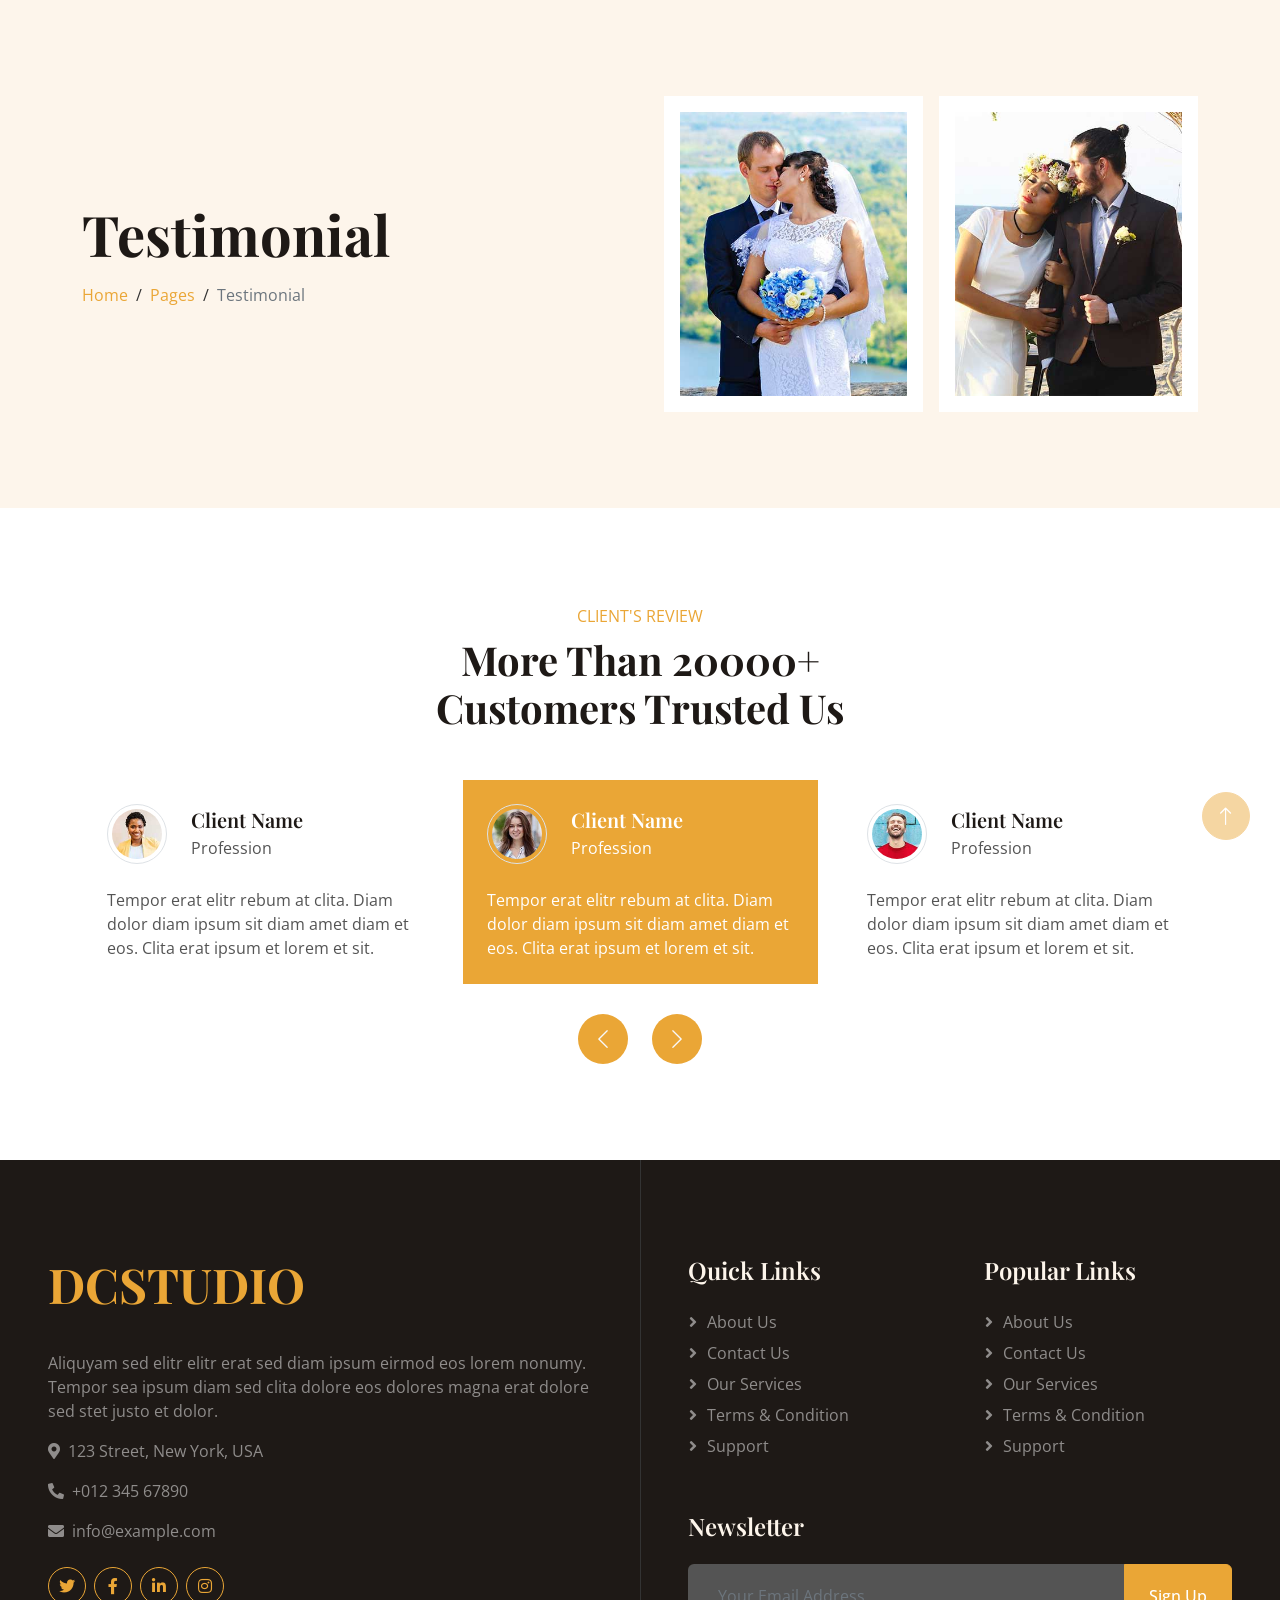
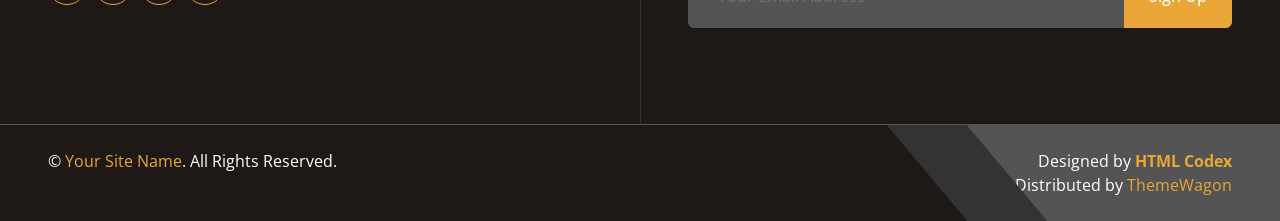
<file: testimonial.html>
<!DOCTYPE html>
<html lang="en">

<head>
    <meta charset="utf-8">
    <title>DCSTUDIO - Photo Studio Website Template</title>
    <meta content="width=device-width, initial-scale=1.0" name="viewport">
    <meta content="" name="keywords">
    <meta content="" name="description">

    <!-- Favicon -->
    <link href="img/favicon.ico" rel="icon">

    <!-- Google Web Fonts -->
    <link rel="preconnect" href="https://fonts.googleapis.com">
    <link rel="preconnect" href="https://fonts.gstatic.com" crossorigin>
    <link href="https://fonts.googleapis.com/css2?family=Open+Sans:wght@400;500;600&family=Playfair+Display:wght@500;600;700&display=swap" rel="stylesheet"> 

    <!-- Icon Font Stylesheet -->
    <link href="https://cdnjs.cloudflare.com/ajax/libs/font-awesome/5.10.0/css/all.min.css" rel="stylesheet">
    <link href="https://cdn.jsdelivr.net/npm/bootstrap-icons@1.4.1/font/bootstrap-icons.css" rel="stylesheet">

    <!-- Libraries Stylesheet -->
    <link href="lib/animate/animate.min.css" rel="stylesheet">
    <link href="lib/owlcarousel/assets/owl.carousel.min.css" rel="stylesheet">
    <link href="lib/lightbox/css/lightbox.min.css" rel="stylesheet">

    <!-- Customized Bootstrap Stylesheet -->
    <link href="css/bootstrap.min.css" rel="stylesheet">

    <!-- Template Stylesheet -->
    <link href="css/style.css" rel="stylesheet">
</head>

<body>
    <!-- Spinner Start -->
    <div id="spinner" class="show bg-white position-fixed translate-middle w-100 vh-100 top-50 start-50 d-flex align-items-center justify-content-center">
        <div class="spinner-grow text-primary" role="status"></div>
    </div>
    <!-- Spinner End -->


    <!-- Navbar Start -->
    <nav class="navbar navbar-expand-lg bg-white navbar-light fixed-top shadow py-lg-0 px-4 px-lg-5 wow fadeIn" data-wow-delay="0.1s">
        <a href="index.html" class="navbar-brand d-block d-lg-none">
            <h1 class="text-primary">DCSTUDIO</h1>
        </a>
        <button type="button" class="navbar-toggler" data-bs-toggle="collapse" data-bs-target="#navbarCollapse">
            <span class="navbar-toggler-icon"></span>
        </button>
        <div class="collapse navbar-collapse justify-content-between py-4 py-lg-0" id="navbarCollapse">
            <div class="navbar-nav ms-auto py-0">
                <a href="index.html" class="nav-item nav-link">Home</a>
                <a href="about.html" class="nav-item nav-link">About</a>
                <a href="service.html" class="nav-item nav-link">Services</a>
            </div>
            <a href="index.html" class="navbar-brand bg-primary py-2 px-4 mx-3 d-none d-lg-block">
                <h1 class="text-white">DCSTUDIO</h1>
            </a>
            <div class="navbar-nav me-auto py-0">
                <a href="project.html" class="nav-item nav-link">Projects</a>
                <div class="nav-item dropdown">
                    <a href="#" class="nav-link dropdown-toggle active" data-bs-toggle="dropdown">Pages</a>
                    <div class="dropdown-menu rounded-0 shadow-sm border-0 m-0">
                        <a href="feature.html" class="dropdown-item">Features</a>
                        <a href="team.html" class="dropdown-item">Our Team</a>
                        <a href="testimonial.html" class="dropdown-item active">Testimonial</a>
                        <a href="404.html" class="dropdown-item">404 Page</a>
                    </div>
                </div>
                <a href="contact.html" class="nav-item nav-link">Contact</a>
            </div>
        </div>
    </nav>
    <!-- Navbar End -->


    <!-- Header Start -->
    <div class="container-fluid hero-header bg-light py-5 mb-5">
        <div class="container py-5">
            <div class="row g-5 align-items-center">
                <div class="col-lg-6">
                    <h1 class="display-4 mb-3 animated slideInDown">Testimonial</h1>
                    <nav aria-label="breadcrumb animated slideInDown">
                        <ol class="breadcrumb mb-0">
                            <li class="breadcrumb-item"><a href="#">Home</a></li>
                            <li class="breadcrumb-item"><a href="#">Pages</a></li>
                            <li class="breadcrumb-item active" aria-current="page">Testimonial</li>
                        </ol>
                    </nav>
                </div>
                <div class="col-lg-6 animated fadeIn">
                    <div class="row g-3">
                        <div class="col-6 text-end">
                            <img class="img-fluid bg-white p-3 w-100" src="img/hero-1.jpg" alt="">
                        </div>
                        <div class="col-6">
                            <img class="img-fluid bg-white p-3 w-100" src="img/hero-2.jpg" alt="">
                        </div>
                    </div>
                </div>
            </div>
        </div>
    </div>
    <!-- Header End -->


    <!-- Testimonial Start -->
    <div class="container-xxl py-5">
        <div class="container">
            <div class="text-center mx-auto mb-5 wow fadeInUp" data-wow-delay="0.1s" style="max-width: 500px;">
                <p class="text-primary text-uppercase mb-2">Client's Review</p>
                <h1 class="display-6 mb-0">More Than 20000+ Customers Trusted Us</h1>
            </div>
            <div class="owl-carousel testimonial-carousel wow fadeInUp" data-wow-delay="0.1s">
                <div class="testimonial-item bg-white p-4">
                    <div class="d-flex align-items-center mb-4">
                        <img class="flex-shrink-0 rounded-circle border p-1" src="img/testimonial-1.jpg" alt="">
                        <div class="ms-4">
                            <h5 class="mb-1">Client Name</h5>
                            <span>Profession</span>
                        </div>
                    </div>
                    <p class="mb-0">Tempor erat elitr rebum at clita. Diam dolor diam ipsum sit diam amet diam et eos. Clita erat ipsum et lorem et sit.</p>
                </div>
                <div class="testimonial-item bg-white p-4">
                    <div class="d-flex align-items-center mb-4">
                        <img class="flex-shrink-0 rounded-circle border p-1" src="img/testimonial-2.jpg" alt="">
                        <div class="ms-4">
                            <h5 class="mb-1">Client Name</h5>
                            <span>Profession</span>
                        </div>
                    </div>
                    <p class="mb-0">Tempor erat elitr rebum at clita. Diam dolor diam ipsum sit diam amet diam et eos. Clita erat ipsum et lorem et sit.</p>
                </div>
                <div class="testimonial-item bg-white p-4">
                    <div class="d-flex align-items-center mb-4">
                        <img class="flex-shrink-0 rounded-circle border p-1" src="img/testimonial-3.jpg" alt="">
                        <div class="ms-4">
                            <h5 class="mb-1">Client Name</h5>
                            <span>Profession</span>
                        </div>
                    </div>
                    <p class="mb-0">Tempor erat elitr rebum at clita. Diam dolor diam ipsum sit diam amet diam et eos. Clita erat ipsum et lorem et sit.</p>
                </div>
                <div class="testimonial-item bg-white p-4">
                    <div class="d-flex align-items-center mb-4">
                        <img class="flex-shrink-0 rounded-circle border p-1" src="img/testimonial-4.jpg" alt="">
                        <div class="ms-4">
                            <h5 class="mb-1">Client Name</h5>
                            <span>Profession</span>
                        </div>
                    </div>
                    <p class="mb-0">Tempor erat elitr rebum at clita. Diam dolor diam ipsum sit diam amet diam et eos. Clita erat ipsum et lorem et sit.</p>
                </div>
            </div>
        </div>
    </div>
    <!-- Testimonial End -->


    <!-- Footer Start -->
    <div class="container-fluid footer position-relative bg-dark text-white-50 mt-5 py-5 px-4 px-lg-5 wow fadeIn" data-wow-delay="0.1s">
        <div class="row g-5 py-5">
            <div class="col-lg-6 pe-lg-5">
                <a href="index.html" class="navbar-brand">
                    <h1 class="display-5 text-primary">DCSTUDIO</h1>
                </a>
                <p>Aliquyam sed elitr elitr erat sed diam ipsum eirmod eos lorem nonumy. Tempor sea ipsum diam  sed clita dolore eos dolores magna erat dolore sed stet justo et dolor.</p>
                <p><i class="fa fa-map-marker-alt me-2"></i>123 Street, New York, USA</p>
                <p><i class="fa fa-phone-alt me-2"></i>+012 345 67890</p>
                <p><i class="fa fa-envelope me-2"></i>info@example.com</p>
                <div class="d-flex justify-content-start mt-4">
                    <a class="btn btn-square btn-outline-primary rounded-circle me-2" href="#"><i class="fab fa-twitter"></i></a>
                    <a class="btn btn-square btn-outline-primary rounded-circle me-2" href="#"><i class="fab fa-facebook-f"></i></a>
                    <a class="btn btn-square btn-outline-primary rounded-circle me-2" href="#"><i class="fab fa-linkedin-in"></i></a>
                    <a class="btn btn-square btn-outline-primary rounded-circle me-2" href="#"><i class="fab fa-instagram"></i></a>
                </div>
            </div>
            <div class="col-lg-6 ps-lg-5">
                <div class="row g-5">
                    <div class="col-sm-6">
                        <h4 class="text-light mb-4">Quick Links</h4>
                        <a class="btn btn-link" href="">About Us</a>
                        <a class="btn btn-link" href="">Contact Us</a>
                        <a class="btn btn-link" href="">Our Services</a>
                        <a class="btn btn-link" href="">Terms & Condition</a>
                        <a class="btn btn-link" href="">Support</a>
                    </div>
                    <div class="col-sm-6">
                        <h4 class="text-light mb-4">Popular Links</h4>
                        <a class="btn btn-link" href="">About Us</a>
                        <a class="btn btn-link" href="">Contact Us</a>
                        <a class="btn btn-link" href="">Our Services</a>
                        <a class="btn btn-link" href="">Terms & Condition</a>
                        <a class="btn btn-link" href="">Support</a>
                    </div>
                    <div class="col-sm-12">
                        <h4 class="text-light mb-4">Newsletter</h4>
                        <div class="w-100">
                            <div class="input-group">
                                <input type="text" class="form-control border-0 bg-secondary" style="padding: 20px 30px;" placeholder="Your Email Address"><button class="btn btn-primary px-4">Sign Up</button>
                            </div>
                        </div>
                    </div>
                </div>
            </div>
        </div>
    </div>
    <!-- Footer End -->


    <!-- Copyright Start -->
    <div class="container-fluid bg-dark text-white border-top border-secondary px-0">
        <div class="d-flex flex-column flex-md-row justify-content-between">
            <div class="py-4 px-5 text-center text-md-start">
                <p class="mb-0">&copy; <a class="text-primary" href="#">Your Site Name</a>. All Rights Reserved.</p>
            </div>
            <div class="py-4 px-5 bg-secondary footer-shape position-relative text-center text-md-end">
                <!--/*** This template is free as long as you keep the footer author’s credit link/attribution link/backlink. If you'd like to use the template without the footer author’s credit link/attribution link/backlink, you can purchase the Credit Removal License from "https://htmlcodex.com/credit-removal". Thank you for your support. ***/-->
                <p class="mb-0">Designed by <a class="text-primary fw-bold" href="https://htmlcodex.com">HTML Codex</a></p>  Distributed by <a href="https://themewagon.com" target="_blank" >ThemeWagon</a>
            </div>
        </div>
    </div>
    <!-- Copyright End -->


    <!-- Back to Top -->
    <a href="#" class="btn btn-lg btn-primary btn-lg-square rounded-circle back-to-top"><i class="bi bi-arrow-up"></i></a>


    <!-- JavaScript Libraries -->
    <script src="https://code.jquery.com/jquery-3.4.1.min.js"></script>
    <script src="https://cdn.jsdelivr.net/npm/bootstrap@5.0.0/dist/js/bootstrap.bundle.min.js"></script>
    <script src="lib/wow/wow.min.js"></script>
    <script src="lib/easing/easing.min.js"></script>
    <script src="lib/waypoints/waypoints.min.js"></script>
    <script src="lib/counterup/counterup.min.js"></script>
    <script src="lib/owlcarousel/owl.carousel.min.js"></script>
    <script src="lib/lightbox/js/lightbox.min.js"></script>

    <!-- Template Javascript -->
    <script src="js/main.js"></script>
</body>

</html>
</file>
<file: css/style.css>
/********** Template CSS **********/
:root {
    --primary: #EAA636;      /* Accent color – thoda golden / cinematic */
    --secondary: #333333;    /* Darker grey for backgrounds / borders */
    --light: #F8F8F8;        /* Text highlight, headings */
    --dark: #1E1916;         /* Background dark – cinematic, photo-friendly */
}


.back-to-top {
    position: fixed;
    display: none;
    right: 30px;
    bottom: 60px;
    z-index: 99;
}


/*** Spinner ***/
#spinner {
    opacity: 0;
    visibility: hidden;
    transition: opacity .5s ease-out, visibility 0s linear .5s;
    z-index: 99999;
}

#spinner.show {
    transition: opacity .5s ease-out, visibility 0s linear 0s;
    visibility: visible;
    opacity: 1;
}


/*** Button ***/
.btn {
    font-weight: 500;
    transition: .5s;
}

.btn.btn-primary {
    color: #FFFFFF;
}

.btn-square {
    width: 38px;
    height: 38px;
}

.btn-sm-square {
    width: 32px;
    height: 32px;
}

.btn-lg-square {
    width: 48px;
    height: 48px;
}

.btn-square,
.btn-sm-square,
.btn-lg-square {
    padding: 0;
    display: flex;
    align-items: center;
    justify-content: center;
    font-weight: normal;
}


/*** Navbar ***/
.navbar.fixed-top {
    display: none;
    transition: .5s;
}

.navbar .navbar-nav .nav-link {
    padding: 20px 15px;
    color: var(--dark);
    font-size: 18px;
    font-weight: 600;
    outline: none;
}

.navbar .navbar-nav .nav-link:hover,
.navbar .navbar-nav .nav-link.active {
    color: var(--primary);
}

@media (max-width: 991.98px) {
    .navbar .navbar-nav .nav-link  {
        padding: 10px 0;
    }
}

.navbar .dropdown-toggle::after {
    border: none;
    content: "\f107";
    font-family: "Font Awesome 5 Free";
    font-weight: 900;
    vertical-align: middle;
    margin-left: 8px;
}

@media (min-width: 992px) {
    .navbar .nav-item .dropdown-menu {
        display: block;
        border: none;
        margin-top: 0;
        top: 150%;
        right: 15px;
        opacity: 0;
        visibility: hidden;
        transition: .5s;
    }

    .navbar .nav-item:hover .dropdown-menu {
        top: 100%;
        visibility: visible;
        transition: .5s;
        opacity: 1;
    }
}


/*** Header ***/
.btn-play {
    position: relative;
    display: block;
    box-sizing: content-box;
    width: 16px;
    height: 26px;
    border-radius: 100%;
    border: none;
    outline: none !important;
    padding: 18px 20px 20px 28px;
    background: var(--primary);
}

.btn-play:before {
    content: "";
    position: absolute;
    z-index: 0;
    left: 50%;
    top: 50%;
    transform: translateX(-50%) translateY(-50%);
    display: block;
    width: 60px;
    height: 60px;
    background: var(--primary);
    border-radius: 100%;
    animation: pulse-border 1500ms ease-out infinite;
}

.btn-play:after {
    content: "";
    position: absolute;
    z-index: 1;
    left: 50%;
    top: 50%;
    transform: translateX(-50%) translateY(-50%);
    display: block;
    width: 60px;
    height: 60px;
    background: var(--primary);
    border-radius: 100%;
    transition: all 200ms;
}

.btn-play span {
    display: block;
    position: relative;
    z-index: 3;
    width: 0;
    height: 0;
    left: -1px;
    border-left: 16px solid #FFFFFF;
    border-top: 11px solid transparent;
    border-bottom: 11px solid transparent;
}

@keyframes pulse-border {
    0% {
        transform: translateX(-50%) translateY(-50%) translateZ(0) scale(1);
        opacity: 1;
    }

    100% {
        transform: translateX(-50%) translateY(-50%) translateZ(0) scale(2);
        opacity: 0;
    }
}

.modal-video .modal-dialog {
    position: relative;
    max-width: 800px;
    margin: 60px auto 0 auto;
}

.modal-video .modal-body {
    position: relative;
    padding: 0px;
}

.modal-video .close {
    position: absolute;
    width: 30px;
    height: 30px;
    right: 0px;
    top: -30px;
    z-index: 999;
    font-size: 30px;
    font-weight: normal;
    color: #FFFFFF;
    background: #000000;
    opacity: 1;
}

.hero-header .breadcrumb-item+.breadcrumb-item::before {
    color: var(--secondary);
}


/*** Facts ***/
.fact-item {
    transition: .3s;
}

.fact-item:hover {
    margin-top: -10px;
    background: #FFFFFF !important;
    box-shadow: 0 0 45px rgba(0, 0, 0, .07);
}


/*** About ***/
.img-twice::before {
    position: absolute;
    content: "";
    width: 60%;
    height: 80%;
    top: 10%;
    left: 20%;
    border: 1rem solid var(--light);
    z-index: -1;
}


/*** Service ***/
.service-item,
.service-item * {
    transition: .3s;
}

.service-item:hover {
    margin-top: -10px;
    background: var(--primary) !important;
}

.service-item:hover * {
    color: var(--light);
}

.service-item .service-overlay {
    position: absolute;
    width: 100%;
    height: 100%;
    top: 0;
    left: 0;
    display: flex;
    align-items: center;
    justify-content: center;
    background: rgba(0, 0, 0, .5);
    overflow: hidden;
    opacity: 0;
    transition: .5s;
}

.service-item:hover .service-overlay {
    opacity: 1;
}


/*** Project ***/
.project-item {
    position: relative;
}

.project-item .project-title {
    position: absolute;
    top: auto;
    right: 1rem;
    bottom: 1rem;
    left: 1rem;
    padding: 1rem;
    text-align: center;
    background: #FFFFFF;
    transition: .5s;
}

.project-item:hover .project-title {
    color: #FFFFFF;
    background: var(--primary);
}


/*** Team ***/
.team-img::after {
    position: absolute;
    content: "";
    width: 0;
    height: 0;
    bottom: 0px;
    left: 50%;
    transform: translateX(-50%);
    border: 30px solid;
    border-color: transparent transparent #FFFFFF transparent;      
}

@media (min-width: 576px) {
    .flex-sm-row .team-img::after,
    .flex-lg-row-reverse .team-img::after {
        top: 50%;
        right: 0;
        bottom: auto;
        left: auto;
        transform: translateY(-50%);
        border-color: transparent #FFFFFF transparent transparent;
    }
}

@media (min-width: 576px) and (max-width: 991.98px) {
    .flex-sm-row-reverse .team-img::after {
        top: 50%;
        right: auto;
        bottom: auto;
        left: 0;
        transform: translateY(-50%);
        border-color: transparent transparent transparent #FFFFFF;
    }
}

@media (min-width: 992px) {
    .flex-lg-row-reverse .team-img::after,
    .flex-sm-row-reverse .team-img::after {
        top: 50%;
        right: auto;
        bottom: auto;
        left: 0;
        transform: translateY(-50%);
        border-color: transparent transparent transparent #FFFFFF;
    }

    .flex-sm-row-reverse.flex-lg-row .team-img::after {
        top: 50%;
        right: 0;
        bottom: auto;
        left: auto;
        transform: translateY(-50%);
        border-color: transparent #FFFFFF transparent transparent;
    }
}


/*** Testimonial ***/
.testimonial-carousel .owl-item .testimonial-item img {
    width: 60px;
    height: 60px;
}

.testimonial-carousel .owl-item .testimonial-item,
.testimonial-carousel .owl-item .testimonial-item * {
    transition: .5s;
}

.testimonial-carousel .owl-item.center .testimonial-item {
    background: var(--primary) !important;
}

.testimonial-carousel .owl-item.center .testimonial-item * {
    color: #FFFFFF !important;
}

.testimonial-carousel .owl-nav {
    margin-top: 30px;
    display: flex;
    justify-content: center;
}

.testimonial-carousel .owl-nav .owl-prev,
.testimonial-carousel .owl-nav .owl-next {
    margin: 0 12px;
    width: 50px;
    height: 50px;
    display: flex;
    align-items: center;
    justify-content: center;
    border-radius: 50px;
    font-size: 22px;
    color: var(--light);
    background: var(--primary);
    transition: .5s;
}

.testimonial-carousel .owl-nav .owl-prev:hover,
.testimonial-carousel .owl-nav .owl-next:hover {
    color: var(--primary);
    background: var(--dark);
}


/*** Footer ***/
@media (min-width: 992px) {
    .footer::after {
        position: absolute;
        content: "";
        width: 1px;
        height: 100%;
        top: 0;
        left: 50%;
        background: var(--secondary);
    }
}

.footer-shape::before {
    position: absolute;
    content: "";
    width: 80px;
    height: 100%;
    top: 0;
    left: -40px;
    background: var(--secondary);
    transform: skew(40deg);
}

.footer .btn.btn-link {
    display: block;
    margin-bottom: 5px;
    padding: 0;
    text-align: left;
    color: rgba(255, 255, 255, .5);
    font-weight: normal;
    text-transform: capitalize;
    transition: .3s;
}

.footer .btn.btn-link::before {
    position: relative;
    content: "\f105";
    font-family: "Font Awesome 5 Free";
    font-weight: 900;
    color: rgba(255, 255, 255, .5);
    margin-right: 10px;
}

.footer .btn.btn-link:hover {
    color: var(--primary);
    letter-spacing: 1px;
    box-shadow: none;
}
</file>
